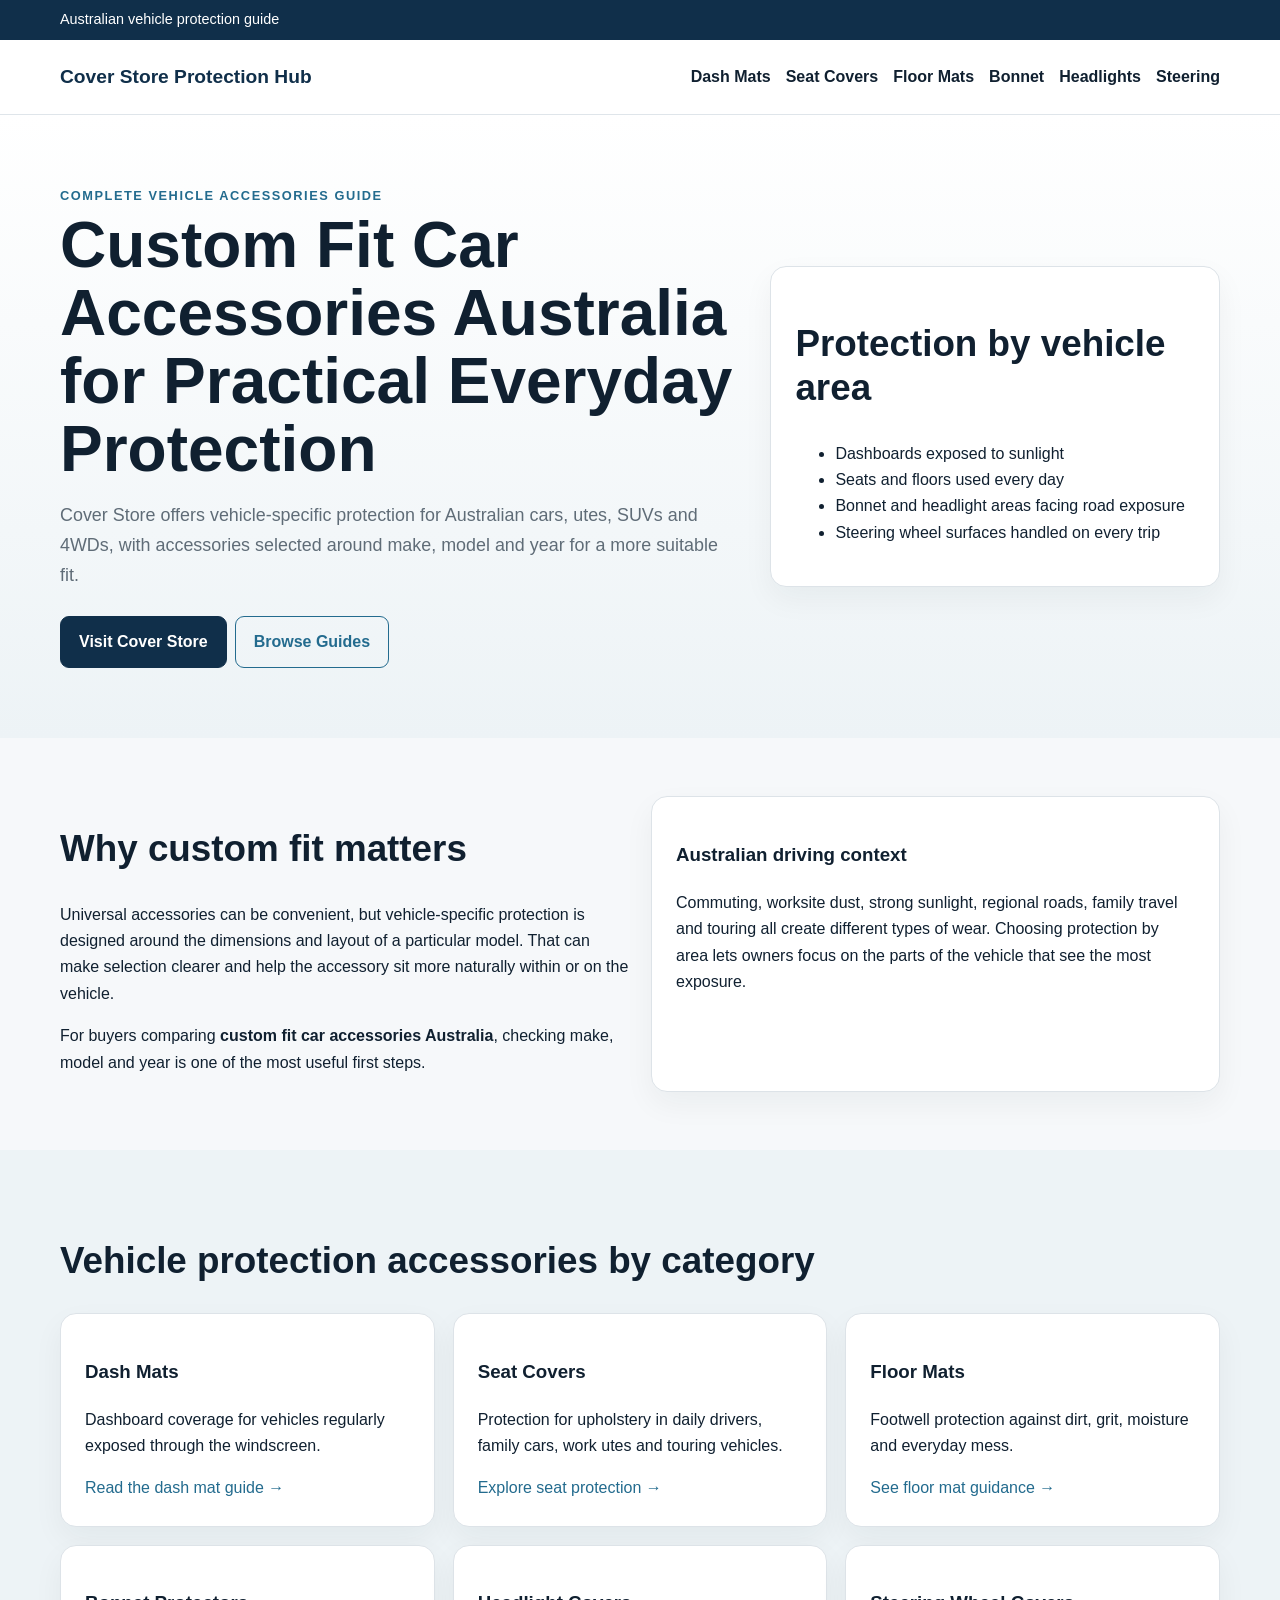
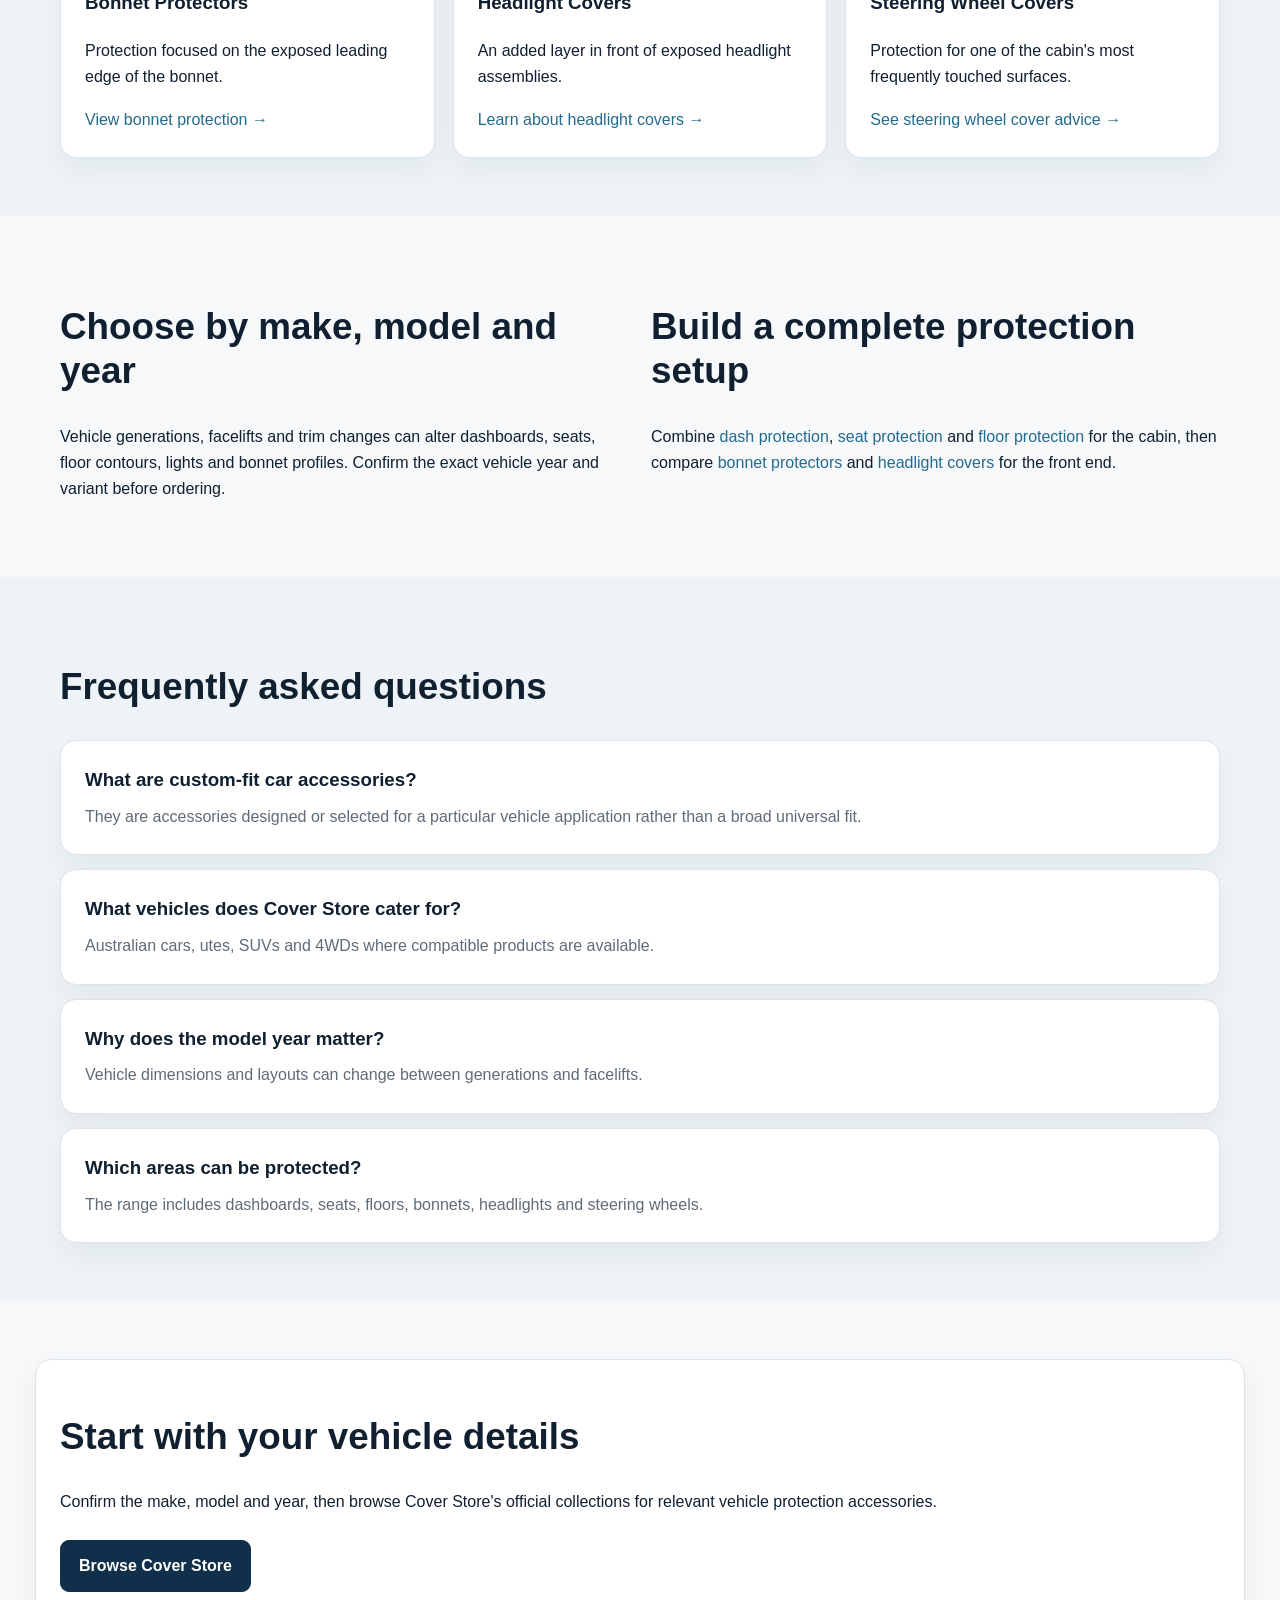
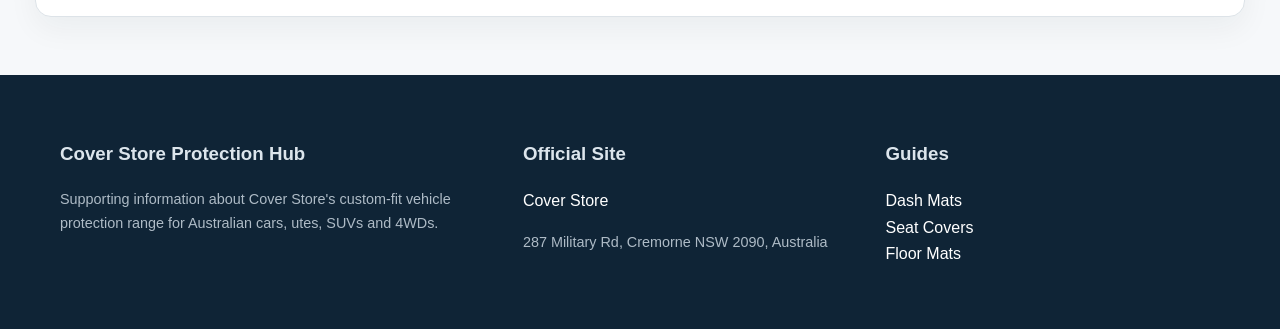
<file: index.html>
<!doctype html><html lang="en-AU"><head><meta charset="utf-8"><meta name="viewport" content="width=device-width,initial-scale=1"><title>Custom Fit Car Accessories Australia | Vehicle Protection Guide</title><meta name="description" content="Explore custom-fit car accessories in Australia for dashboards, seats, floors, bonnets, headlights and steering wheels, matched by vehicle make, model and year."><link rel="canonical" href="https://coverstore.github.io/Cover-Store/"><meta property="og:type" content="website"><meta property="og:title" content="Custom Fit Car Accessories Australia | Vehicle Protection Guide"><meta property="og:description" content="Explore custom-fit car accessories in Australia for dashboards, seats, floors, bonnets, headlights and steering wheels, matched by vehicle make, model and year."><meta property="og:url" content="https://coverstore.github.io/Cover-Store/"><link rel="stylesheet" href="style.css"><script type="application/ld+json">{"@context": "https://schema.org", "@graph": [{"@type": "Organization", "name": "Cover Store", "url": "https://coverstore.au/", "address": {"@type": "PostalAddress", "streetAddress": "287 Military Rd", "addressLocality": "Cremorne", "addressRegion": "NSW", "postalCode": "2090", "addressCountry": "AU"}}, {"@type": "WebSite", "name": "Cover Store Protection Hub", "url": "https://coverstore.github.io/Cover-Store/"}, {"@type": "WebPage", "name": "Custom Fit Car Accessories Australia | Vehicle Protection Guide", "url": "https://coverstore.github.io/Cover-Store/"}]}</script></head><body><div class="topbar"><div class="wrap">Australian vehicle protection guide</div></div>
<header class="header"><div class="wrap header-inner"><a class="logo" href="index.html">Cover Store Protection Hub</a><nav class="nav"><a href="dash-mats.html">Dash Mats</a><a href="seat-covers.html">Seat Covers</a><a href="floor-mats.html">Floor Mats</a><a href="bonnet-protectors.html">Bonnet</a><a href="headlight-covers.html">Headlights</a><a href="steering-wheel-covers.html">Steering</a></nav></div></header><main><section class="hero"><div class="wrap hero-grid"><div><div class="eyebrow">Complete Vehicle Accessories Guide</div><h1>Custom Fit Car Accessories Australia for Practical Everyday Protection</h1><p class="lead">Cover Store offers vehicle-specific protection for Australian cars, utes, SUVs and 4WDs, with accessories selected around make, model and year for a more suitable fit.</p><a class="btn primary" href="https://coverstore.au/">Visit Cover Store</a><a class="btn" href="#range">Browse Guides</a></div><aside class="panel"><h2>Protection by vehicle area</h2><ul><li>Dashboards exposed to sunlight</li><li>Seats and floors used every day</li><li>Bonnet and headlight areas facing road exposure</li><li>Steering wheel surfaces handled on every trip</li></ul></aside></div></section>
<section><div class="wrap grid-2"><div><h2>Why custom fit matters</h2><p>Universal accessories can be convenient, but vehicle-specific protection is designed around the dimensions and layout of a particular model. That can make selection clearer and help the accessory sit more naturally within or on the vehicle.</p><p>For buyers comparing <strong>custom fit car accessories Australia</strong>, checking make, model and year is one of the most useful first steps.</p></div><div class="panel"><h3>Australian driving context</h3><p>Commuting, worksite dust, strong sunlight, regional roads, family travel and touring all create different types of wear. Choosing protection by area lets owners focus on the parts of the vehicle that see the most exposure.</p></div></div></section>
<section id="range" class="alt"><div class="wrap"><h2>Vehicle protection accessories by category</h2><div class="grid-3">
<article class="card"><h3>Dash Mats</h3><p>Dashboard coverage for vehicles regularly exposed through the windscreen.</p><a href="dash-mats.html">Read the dash mat guide →</a></article>
<article class="card"><h3>Seat Covers</h3><p>Protection for upholstery in daily drivers, family cars, work utes and touring vehicles.</p><a href="seat-covers.html">Explore seat protection →</a></article>
<article class="card"><h3>Floor Mats</h3><p>Footwell protection against dirt, grit, moisture and everyday mess.</p><a href="floor-mats.html">See floor mat guidance →</a></article>
<article class="card"><h3>Bonnet Protectors</h3><p>Protection focused on the exposed leading edge of the bonnet.</p><a href="bonnet-protectors.html">View bonnet protection →</a></article>
<article class="card"><h3>Headlight Covers</h3><p>An added layer in front of exposed headlight assemblies.</p><a href="headlight-covers.html">Learn about headlight covers →</a></article>
<article class="card"><h3>Steering Wheel Covers</h3><p>Protection for one of the cabin's most frequently touched surfaces.</p><a href="steering-wheel-covers.html">See steering wheel cover advice →</a></article>
</div></div></section>
<section><div class="wrap grid-2"><div><h2>Choose by make, model and year</h2><p>Vehicle generations, facelifts and trim changes can alter dashboards, seats, floor contours, lights and bonnet profiles. Confirm the exact vehicle year and variant before ordering.</p></div><div><h2>Build a complete protection setup</h2><p>Combine <a href="dash-mats.html">dash protection</a>, <a href="seat-covers.html">seat protection</a> and <a href="floor-mats.html">floor protection</a> for the cabin, then compare <a href="bonnet-protectors.html">bonnet protectors</a> and <a href="headlight-covers.html">headlight covers</a> for the front end.</p></div></div></section>
<section class="alt"><div class="wrap"><h2>Frequently asked questions</h2><div class="faq"><div class="faq-item"><h3>What are custom-fit car accessories?</h3><p>They are accessories designed or selected for a particular vehicle application rather than a broad universal fit.</p></div><div class="faq-item"><h3>What vehicles does Cover Store cater for?</h3><p>Australian cars, utes, SUVs and 4WDs where compatible products are available.</p></div><div class="faq-item"><h3>Why does the model year matter?</h3><p>Vehicle dimensions and layouts can change between generations and facelifts.</p></div><div class="faq-item"><h3>Which areas can be protected?</h3><p>The range includes dashboards, seats, floors, bonnets, headlights and steering wheels.</p></div></div></div></section>
<section><div class="wrap cta"><h2>Start with your vehicle details</h2><p>Confirm the make, model and year, then browse Cover Store's official collections for relevant vehicle protection accessories.</p><a class="btn primary" href="https://coverstore.au/">Browse Cover Store</a></div></section></main><footer class="footer"><div class="wrap footer-grid"><div><h3>Cover Store Protection Hub</h3><p class="small">Supporting information about Cover Store's custom-fit vehicle protection range for Australian cars, utes, SUVs and 4WDs.</p></div><div><h3>Official Site</h3><p><a href="https://coverstore.au/">Cover Store</a></p><p class="small">287 Military Rd, Cremorne NSW 2090, Australia</p></div><div><h3>Guides</h3><p><a href="dash-mats.html">Dash Mats</a><br><a href="seat-covers.html">Seat Covers</a><br><a href="floor-mats.html">Floor Mats</a></p></div></div></footer></body></html>
</file>
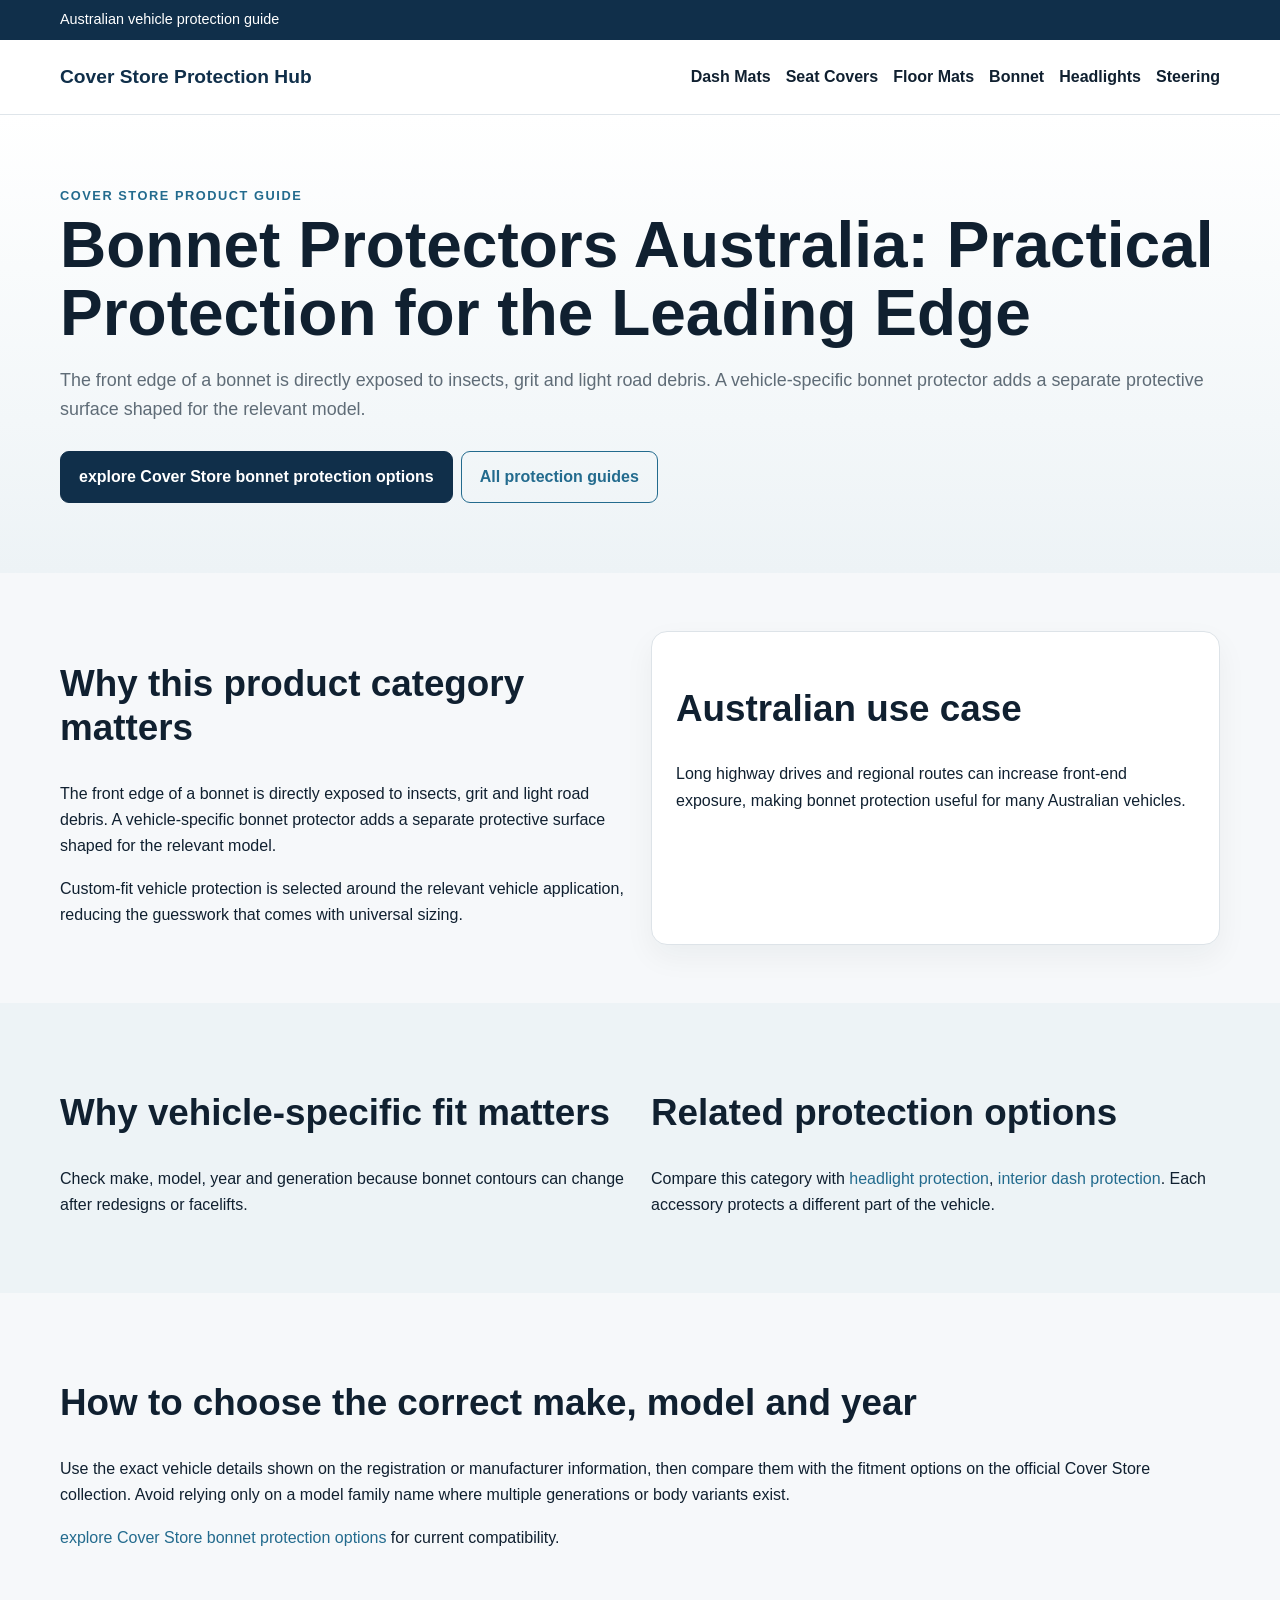
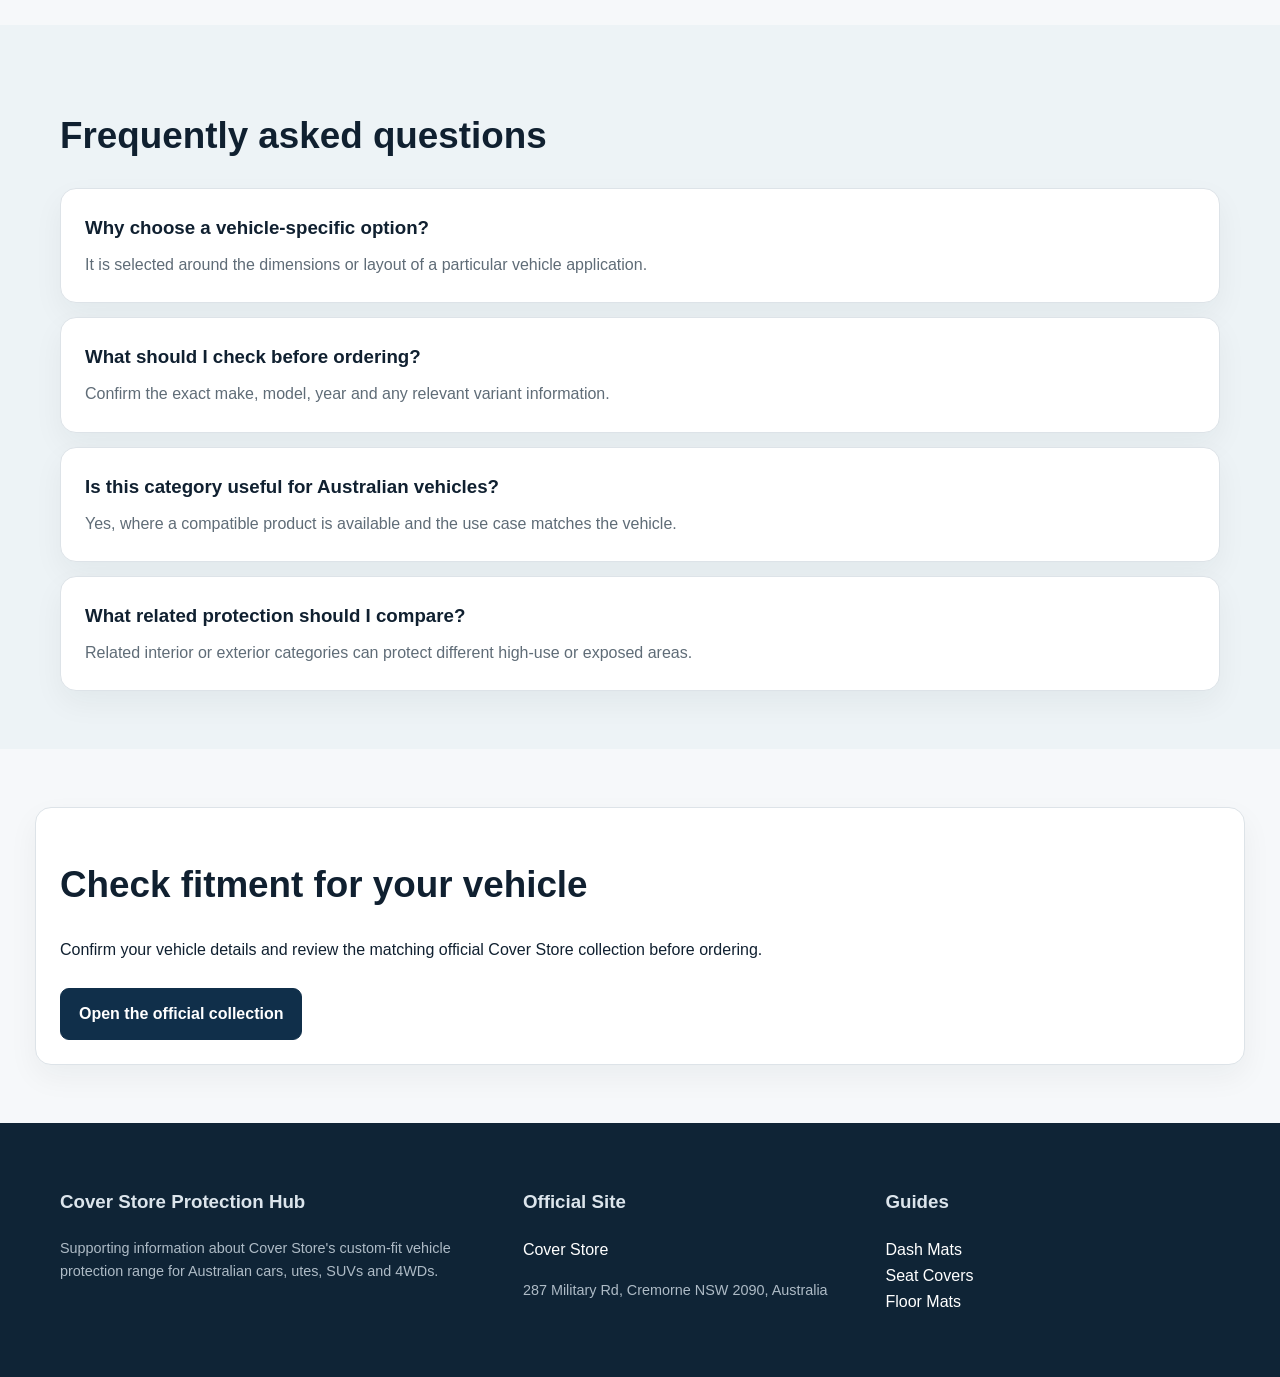
<file: bonnet-protectors.html>
<!doctype html><html lang="en-AU"><head><meta charset="utf-8"><meta name="viewport" content="width=device-width,initial-scale=1"><title>Bonnet Protectors Australia | Front-End Protection Guide</title><meta name="description" content="Learn how custom-fit bonnet protectors can help shield exposed bonnet edges on Australian cars, utes, SUVs and 4WDs."><link rel="canonical" href="https://coverstore.github.io/Cover-Store/bonnet-protectors.html"><meta property="og:type" content="website"><meta property="og:title" content="Bonnet Protectors Australia | Front-End Protection Guide"><meta property="og:description" content="Learn how custom-fit bonnet protectors can help shield exposed bonnet edges on Australian cars, utes, SUVs and 4WDs."><meta property="og:url" content="https://coverstore.github.io/Cover-Store/bonnet-protectors.html"><link rel="stylesheet" href="style.css"><script type="application/ld+json">{"@context": "https://schema.org", "@graph": [{"@type": "WebPage", "name": "Bonnet Protectors Australia | Front-End Protection Guide", "url": "https://coverstore.github.io/Cover-Store/bonnet-protectors.html"}, {"@type": "FAQPage", "mainEntity": [{"@type": "Question", "name": "Why choose a vehicle-specific option?", "acceptedAnswer": {"@type": "Answer", "text": "It is selected around the dimensions or layout of a particular vehicle application."}}, {"@type": "Question", "name": "What should I check before ordering?", "acceptedAnswer": {"@type": "Answer", "text": "Confirm the exact make, model, year and any relevant variant information."}}, {"@type": "Question", "name": "Is this category useful for Australian vehicles?", "acceptedAnswer": {"@type": "Answer", "text": "Yes, where a compatible product is available and the use case matches the vehicle."}}, {"@type": "Question", "name": "What related protection should I compare?", "acceptedAnswer": {"@type": "Answer", "text": "Related interior or exterior categories can protect different high-use or exposed areas."}}]}]}</script></head><body><div class="topbar"><div class="wrap">Australian vehicle protection guide</div></div>
<header class="header"><div class="wrap header-inner"><a class="logo" href="index.html">Cover Store Protection Hub</a><nav class="nav"><a href="dash-mats.html">Dash Mats</a><a href="seat-covers.html">Seat Covers</a><a href="floor-mats.html">Floor Mats</a><a href="bonnet-protectors.html">Bonnet</a><a href="headlight-covers.html">Headlights</a><a href="steering-wheel-covers.html">Steering</a></nav></div></header><main><section class="hero"><div class="wrap"><div class="eyebrow">Cover Store Product Guide</div><h1>Bonnet Protectors Australia: Practical Protection for the Leading Edge</h1><p class="lead">The front edge of a bonnet is directly exposed to insects, grit and light road debris. A vehicle-specific bonnet protector adds a separate protective surface shaped for the relevant model.</p><a class="btn primary" href="https://coverstore.au/collections/Bonnet-Protectors">explore Cover Store bonnet protection options</a><a class="btn" href="index.html">All protection guides</a></div></section>
<section><div class="wrap grid-2"><div><h2>Why this product category matters</h2><p>The front edge of a bonnet is directly exposed to insects, grit and light road debris. A vehicle-specific bonnet protector adds a separate protective surface shaped for the relevant model.</p><p>Custom-fit vehicle protection is selected around the relevant vehicle application, reducing the guesswork that comes with universal sizing.</p></div><div class="panel"><h2>Australian use case</h2><p>Long highway drives and regional routes can increase front-end exposure, making bonnet protection useful for many Australian vehicles.</p></div></div></section>
<section class="alt"><div class="wrap grid-2"><div><h2>Why vehicle-specific fit matters</h2><p>Check make, model, year and generation because bonnet contours can change after redesigns or facelifts.</p></div><div><h2>Related protection options</h2><p>Compare this category with <a href="headlight-covers.html">headlight protection</a>, <a href="dash-mats.html">interior dash protection</a>. Each accessory protects a different part of the vehicle.</p></div></div></section>
<section><div class="wrap"><h2>How to choose the correct make, model and year</h2><p>Use the exact vehicle details shown on the registration or manufacturer information, then compare them with the fitment options on the official Cover Store collection. Avoid relying only on a model family name where multiple generations or body variants exist.</p><p><a href="https://coverstore.au/collections/Bonnet-Protectors">explore Cover Store bonnet protection options</a> for current compatibility.</p></div></section>
<section class="alt"><div class="wrap"><h2>Frequently asked questions</h2><div class="faq"><div class="faq-item"><h3>Why choose a vehicle-specific option?</h3><p>It is selected around the dimensions or layout of a particular vehicle application.</p></div><div class="faq-item"><h3>What should I check before ordering?</h3><p>Confirm the exact make, model, year and any relevant variant information.</p></div><div class="faq-item"><h3>Is this category useful for Australian vehicles?</h3><p>Yes, where a compatible product is available and the use case matches the vehicle.</p></div><div class="faq-item"><h3>What related protection should I compare?</h3><p>Related interior or exterior categories can protect different high-use or exposed areas.</p></div></div></div></section>
<section><div class="wrap cta"><h2>Check fitment for your vehicle</h2><p>Confirm your vehicle details and review the matching official Cover Store collection before ordering.</p><a class="btn primary" href="https://coverstore.au/collections/Bonnet-Protectors">Open the official collection</a></div></section></main><footer class="footer"><div class="wrap footer-grid"><div><h3>Cover Store Protection Hub</h3><p class="small">Supporting information about Cover Store's custom-fit vehicle protection range for Australian cars, utes, SUVs and 4WDs.</p></div><div><h3>Official Site</h3><p><a href="https://coverstore.au/">Cover Store</a></p><p class="small">287 Military Rd, Cremorne NSW 2090, Australia</p></div><div><h3>Guides</h3><p><a href="dash-mats.html">Dash Mats</a><br><a href="seat-covers.html">Seat Covers</a><br><a href="floor-mats.html">Floor Mats</a></p></div></div></footer></body></html>
</file>
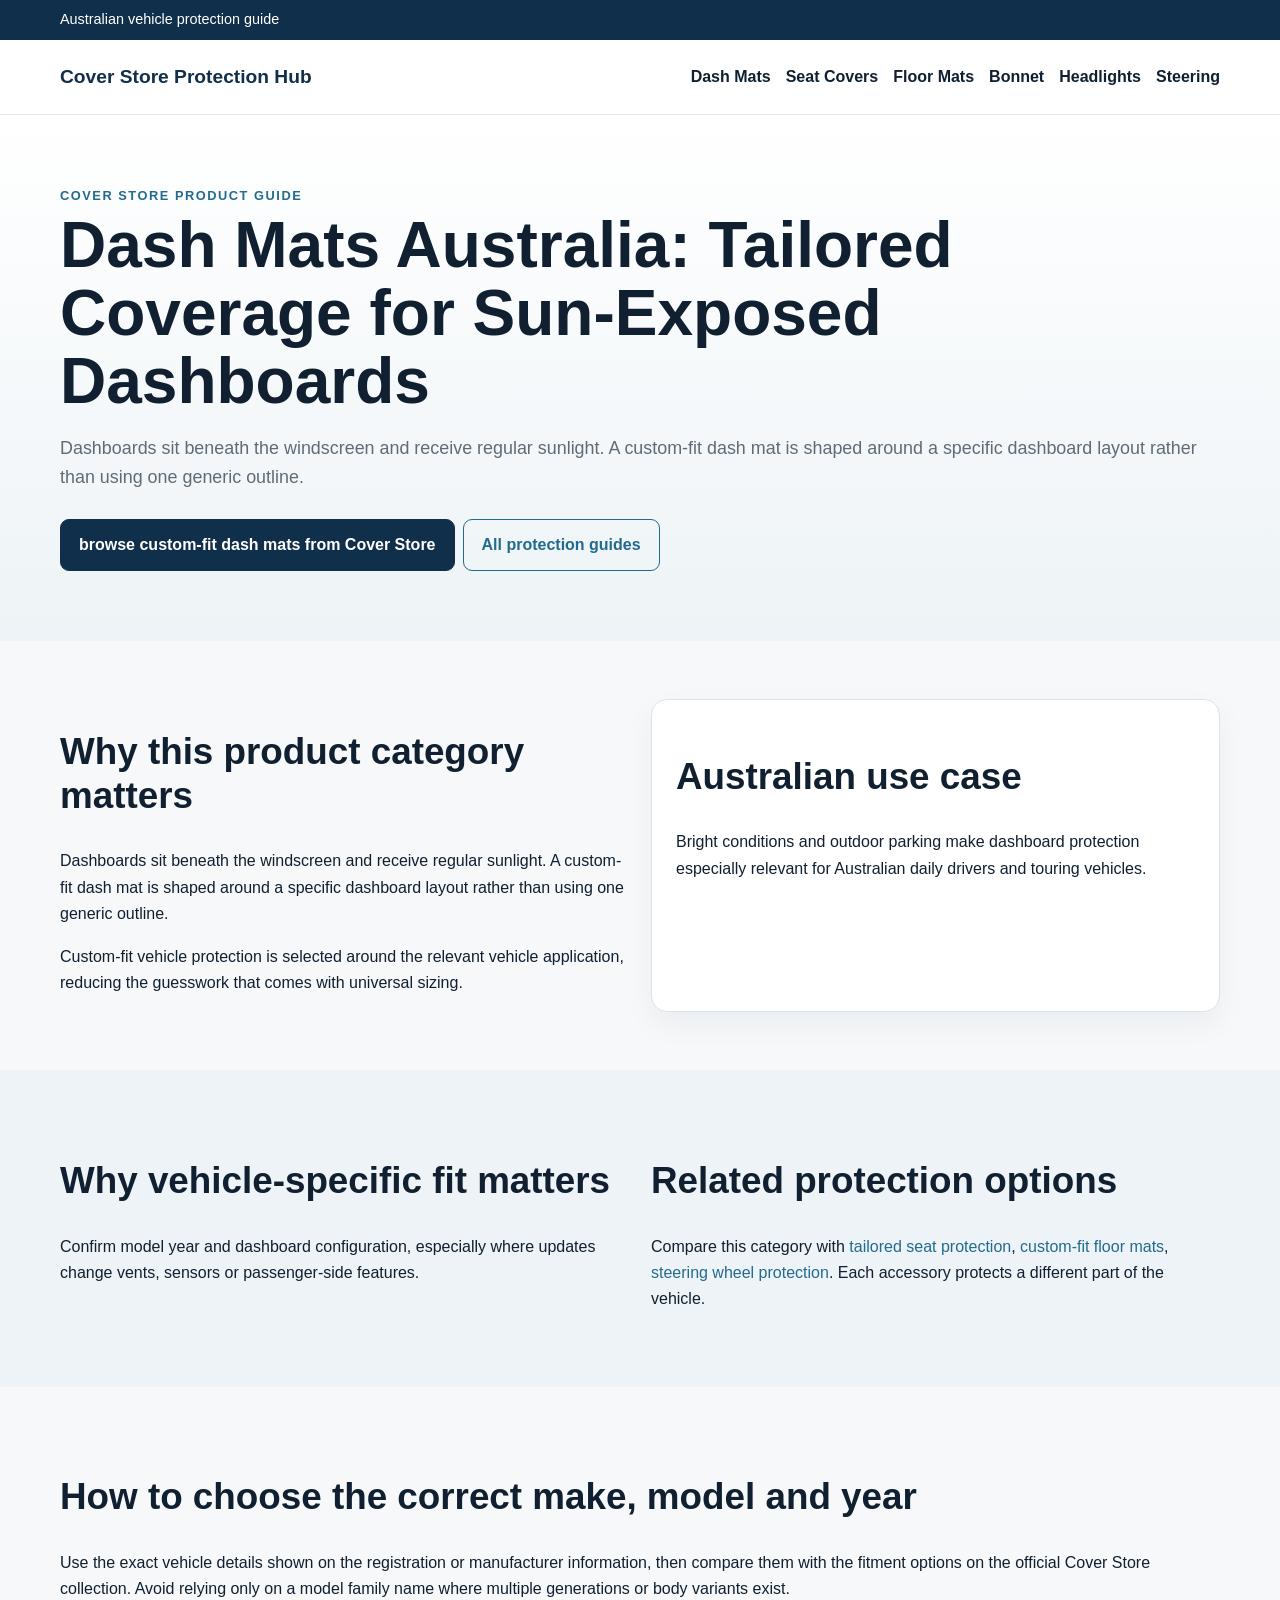
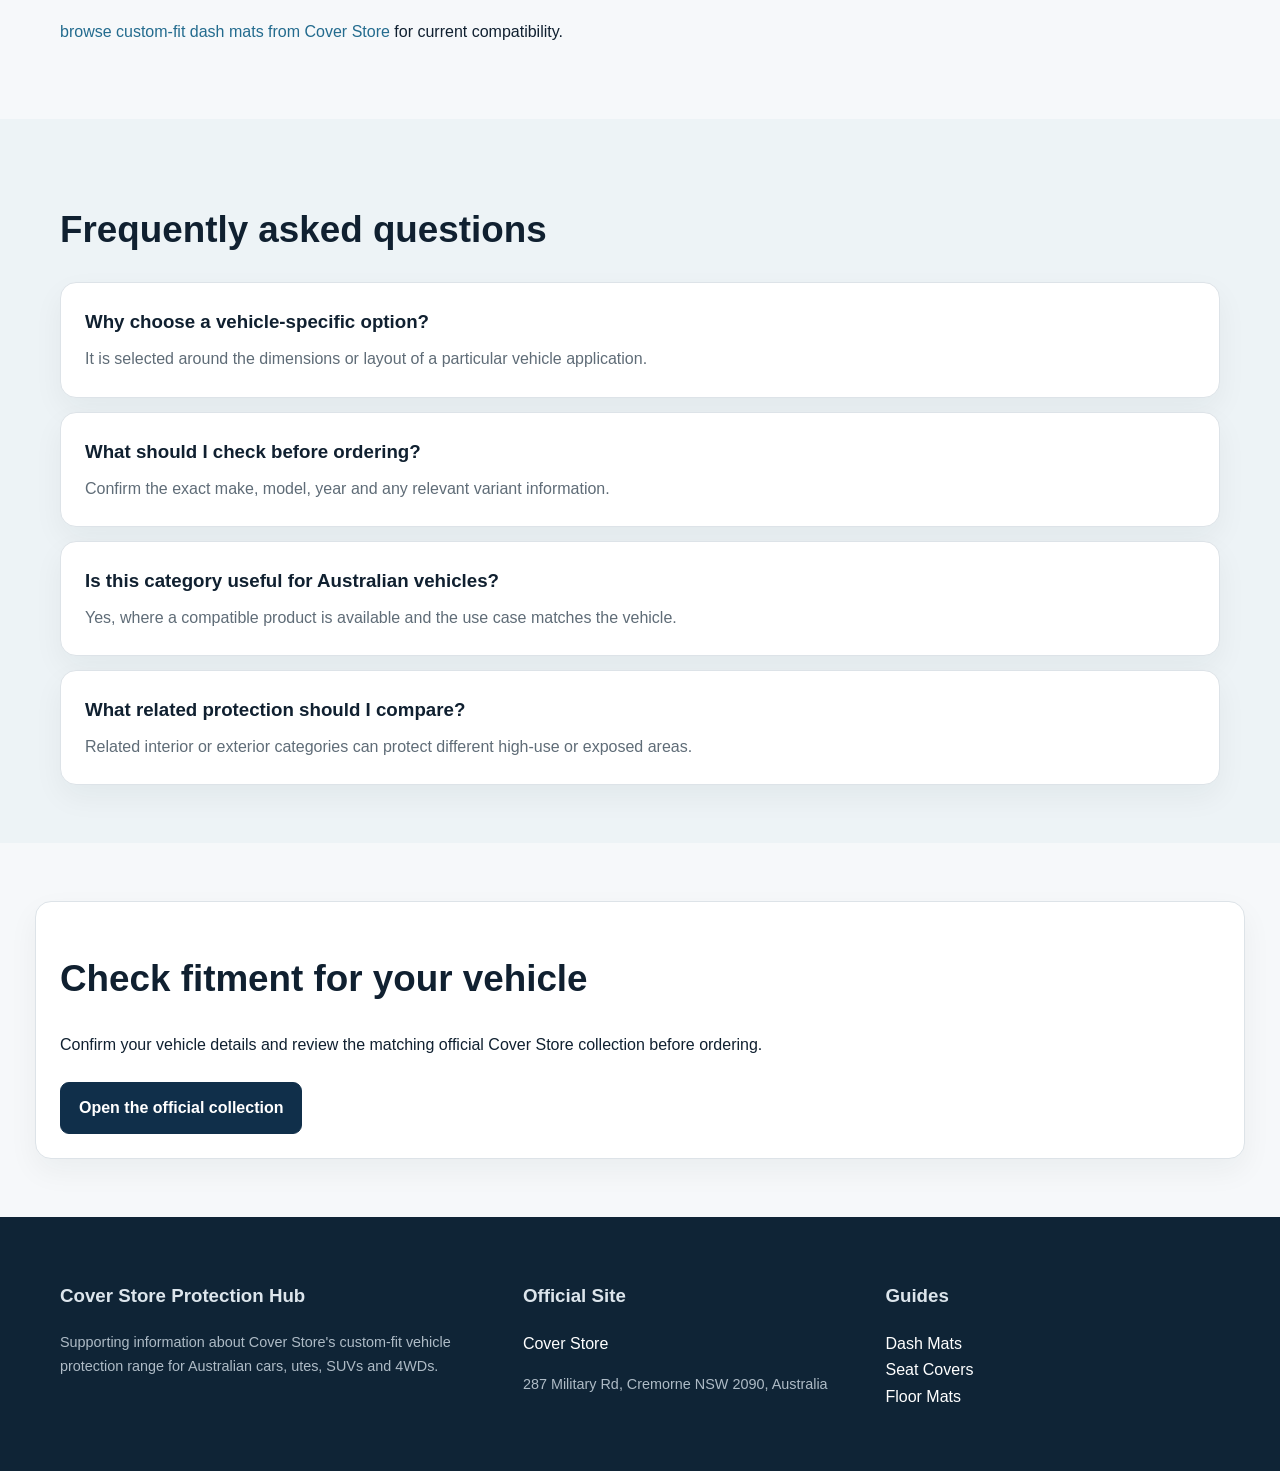
<file: dash-mats.html>
<!doctype html><html lang="en-AU"><head><meta charset="utf-8"><meta name="viewport" content="width=device-width,initial-scale=1"><title>Dash Mats Australia | Custom-Fit Dashboard Protection Guide</title><meta name="description" content="Discover custom-fit dash mats for Australian vehicles and learn what to check for accurate dashboard fitment."><link rel="canonical" href="https://coverstore.github.io/Cover-Store/dash-mats.html"><meta property="og:type" content="website"><meta property="og:title" content="Dash Mats Australia | Custom-Fit Dashboard Protection Guide"><meta property="og:description" content="Discover custom-fit dash mats for Australian vehicles and learn what to check for accurate dashboard fitment."><meta property="og:url" content="https://coverstore.github.io/Cover-Store/dash-mats.html"><link rel="stylesheet" href="style.css"><script type="application/ld+json">{"@context": "https://schema.org", "@graph": [{"@type": "WebPage", "name": "Dash Mats Australia | Custom-Fit Dashboard Protection Guide", "url": "https://coverstore.github.io/Cover-Store/dash-mats.html"}, {"@type": "FAQPage", "mainEntity": [{"@type": "Question", "name": "Why choose a vehicle-specific option?", "acceptedAnswer": {"@type": "Answer", "text": "It is selected around the dimensions or layout of a particular vehicle application."}}, {"@type": "Question", "name": "What should I check before ordering?", "acceptedAnswer": {"@type": "Answer", "text": "Confirm the exact make, model, year and any relevant variant information."}}, {"@type": "Question", "name": "Is this category useful for Australian vehicles?", "acceptedAnswer": {"@type": "Answer", "text": "Yes, where a compatible product is available and the use case matches the vehicle."}}, {"@type": "Question", "name": "What related protection should I compare?", "acceptedAnswer": {"@type": "Answer", "text": "Related interior or exterior categories can protect different high-use or exposed areas."}}]}]}</script></head><body><div class="topbar"><div class="wrap">Australian vehicle protection guide</div></div>
<header class="header"><div class="wrap header-inner"><a class="logo" href="index.html">Cover Store Protection Hub</a><nav class="nav"><a href="dash-mats.html">Dash Mats</a><a href="seat-covers.html">Seat Covers</a><a href="floor-mats.html">Floor Mats</a><a href="bonnet-protectors.html">Bonnet</a><a href="headlight-covers.html">Headlights</a><a href="steering-wheel-covers.html">Steering</a></nav></div></header><main><section class="hero"><div class="wrap"><div class="eyebrow">Cover Store Product Guide</div><h1>Dash Mats Australia: Tailored Coverage for Sun-Exposed Dashboards</h1><p class="lead">Dashboards sit beneath the windscreen and receive regular sunlight. A custom-fit dash mat is shaped around a specific dashboard layout rather than using one generic outline.</p><a class="btn primary" href="https://coverstore.au/collections/dash-mats">browse custom-fit dash mats from Cover Store</a><a class="btn" href="index.html">All protection guides</a></div></section>
<section><div class="wrap grid-2"><div><h2>Why this product category matters</h2><p>Dashboards sit beneath the windscreen and receive regular sunlight. A custom-fit dash mat is shaped around a specific dashboard layout rather than using one generic outline.</p><p>Custom-fit vehicle protection is selected around the relevant vehicle application, reducing the guesswork that comes with universal sizing.</p></div><div class="panel"><h2>Australian use case</h2><p>Bright conditions and outdoor parking make dashboard protection especially relevant for Australian daily drivers and touring vehicles.</p></div></div></section>
<section class="alt"><div class="wrap grid-2"><div><h2>Why vehicle-specific fit matters</h2><p>Confirm model year and dashboard configuration, especially where updates change vents, sensors or passenger-side features.</p></div><div><h2>Related protection options</h2><p>Compare this category with <a href="seat-covers.html">tailored seat protection</a>, <a href="floor-mats.html">custom-fit floor mats</a>, <a href="steering-wheel-covers.html">steering wheel protection</a>. Each accessory protects a different part of the vehicle.</p></div></div></section>
<section><div class="wrap"><h2>How to choose the correct make, model and year</h2><p>Use the exact vehicle details shown on the registration or manufacturer information, then compare them with the fitment options on the official Cover Store collection. Avoid relying only on a model family name where multiple generations or body variants exist.</p><p><a href="https://coverstore.au/collections/dash-mats">browse custom-fit dash mats from Cover Store</a> for current compatibility.</p></div></section>
<section class="alt"><div class="wrap"><h2>Frequently asked questions</h2><div class="faq"><div class="faq-item"><h3>Why choose a vehicle-specific option?</h3><p>It is selected around the dimensions or layout of a particular vehicle application.</p></div><div class="faq-item"><h3>What should I check before ordering?</h3><p>Confirm the exact make, model, year and any relevant variant information.</p></div><div class="faq-item"><h3>Is this category useful for Australian vehicles?</h3><p>Yes, where a compatible product is available and the use case matches the vehicle.</p></div><div class="faq-item"><h3>What related protection should I compare?</h3><p>Related interior or exterior categories can protect different high-use or exposed areas.</p></div></div></div></section>
<section><div class="wrap cta"><h2>Check fitment for your vehicle</h2><p>Confirm your vehicle details and review the matching official Cover Store collection before ordering.</p><a class="btn primary" href="https://coverstore.au/collections/dash-mats">Open the official collection</a></div></section></main><footer class="footer"><div class="wrap footer-grid"><div><h3>Cover Store Protection Hub</h3><p class="small">Supporting information about Cover Store's custom-fit vehicle protection range for Australian cars, utes, SUVs and 4WDs.</p></div><div><h3>Official Site</h3><p><a href="https://coverstore.au/">Cover Store</a></p><p class="small">287 Military Rd, Cremorne NSW 2090, Australia</p></div><div><h3>Guides</h3><p><a href="dash-mats.html">Dash Mats</a><br><a href="seat-covers.html">Seat Covers</a><br><a href="floor-mats.html">Floor Mats</a></p></div></div></footer></body></html>
</file>
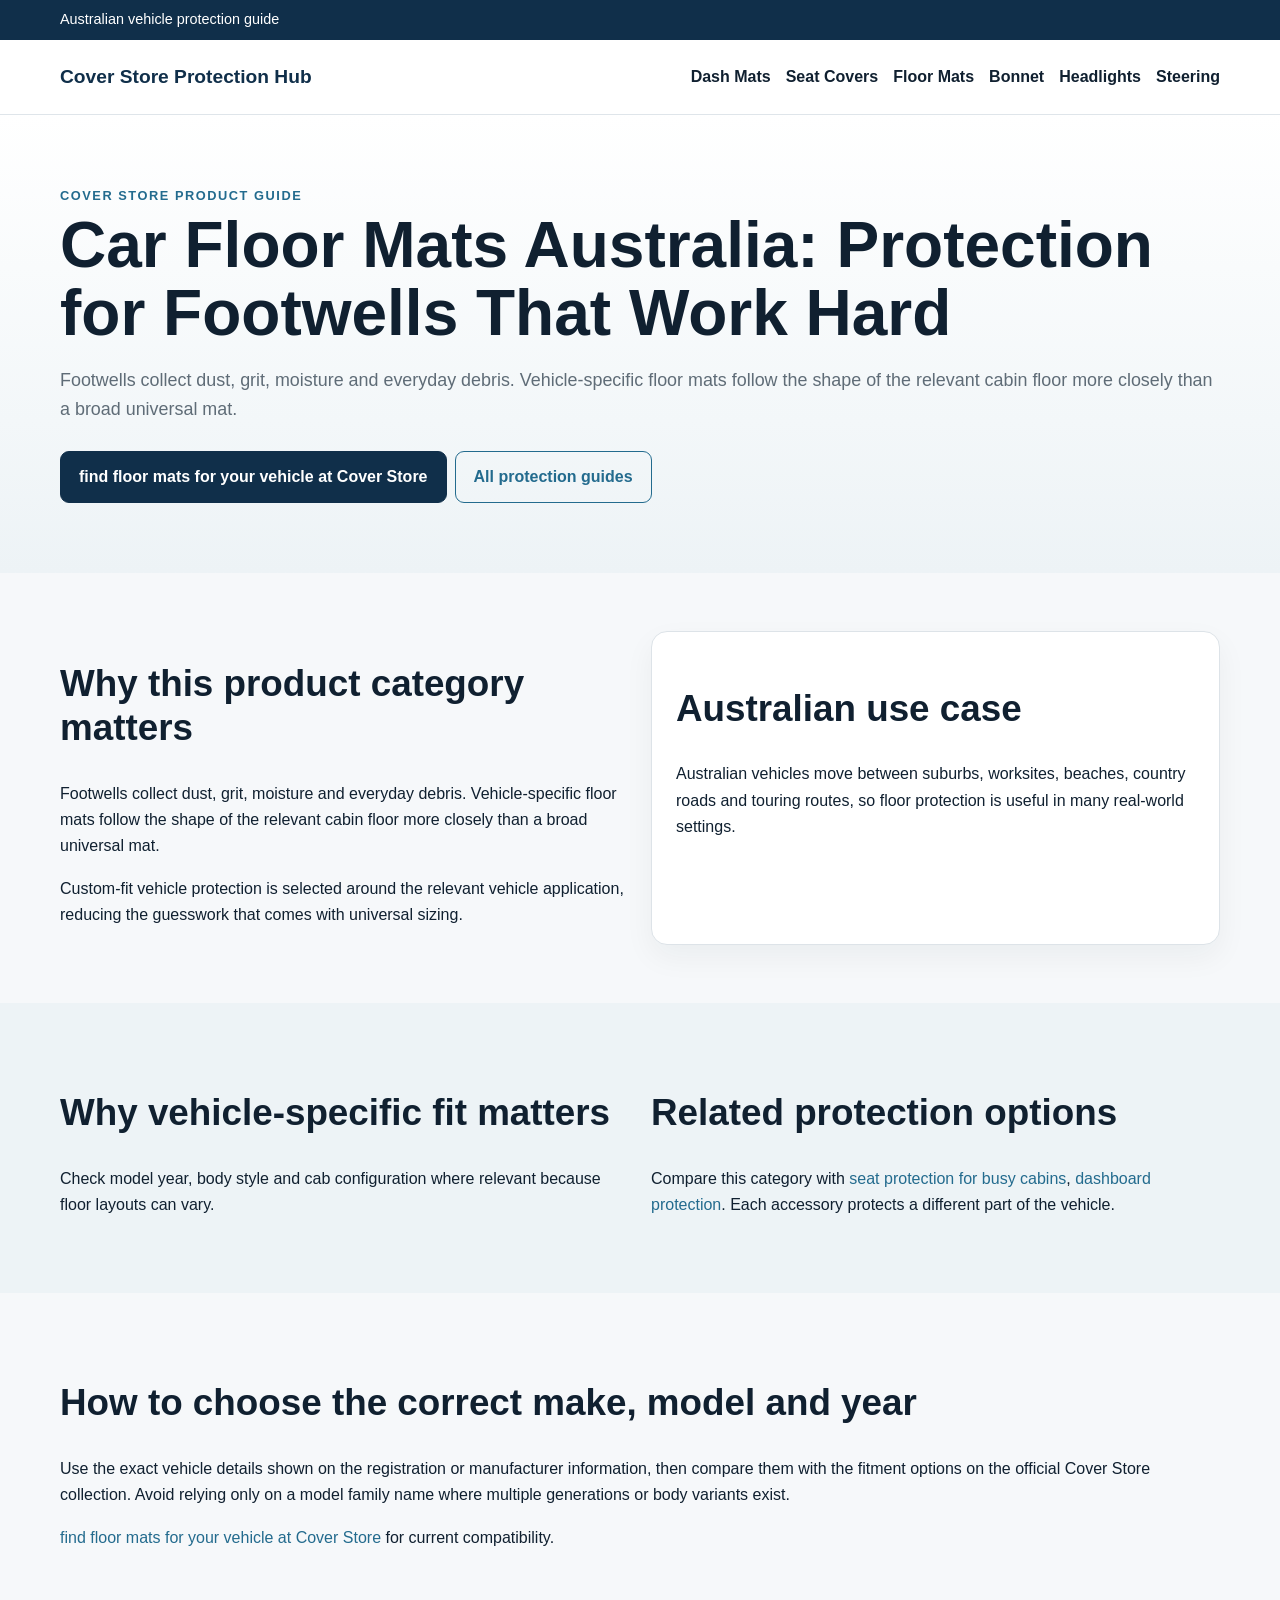
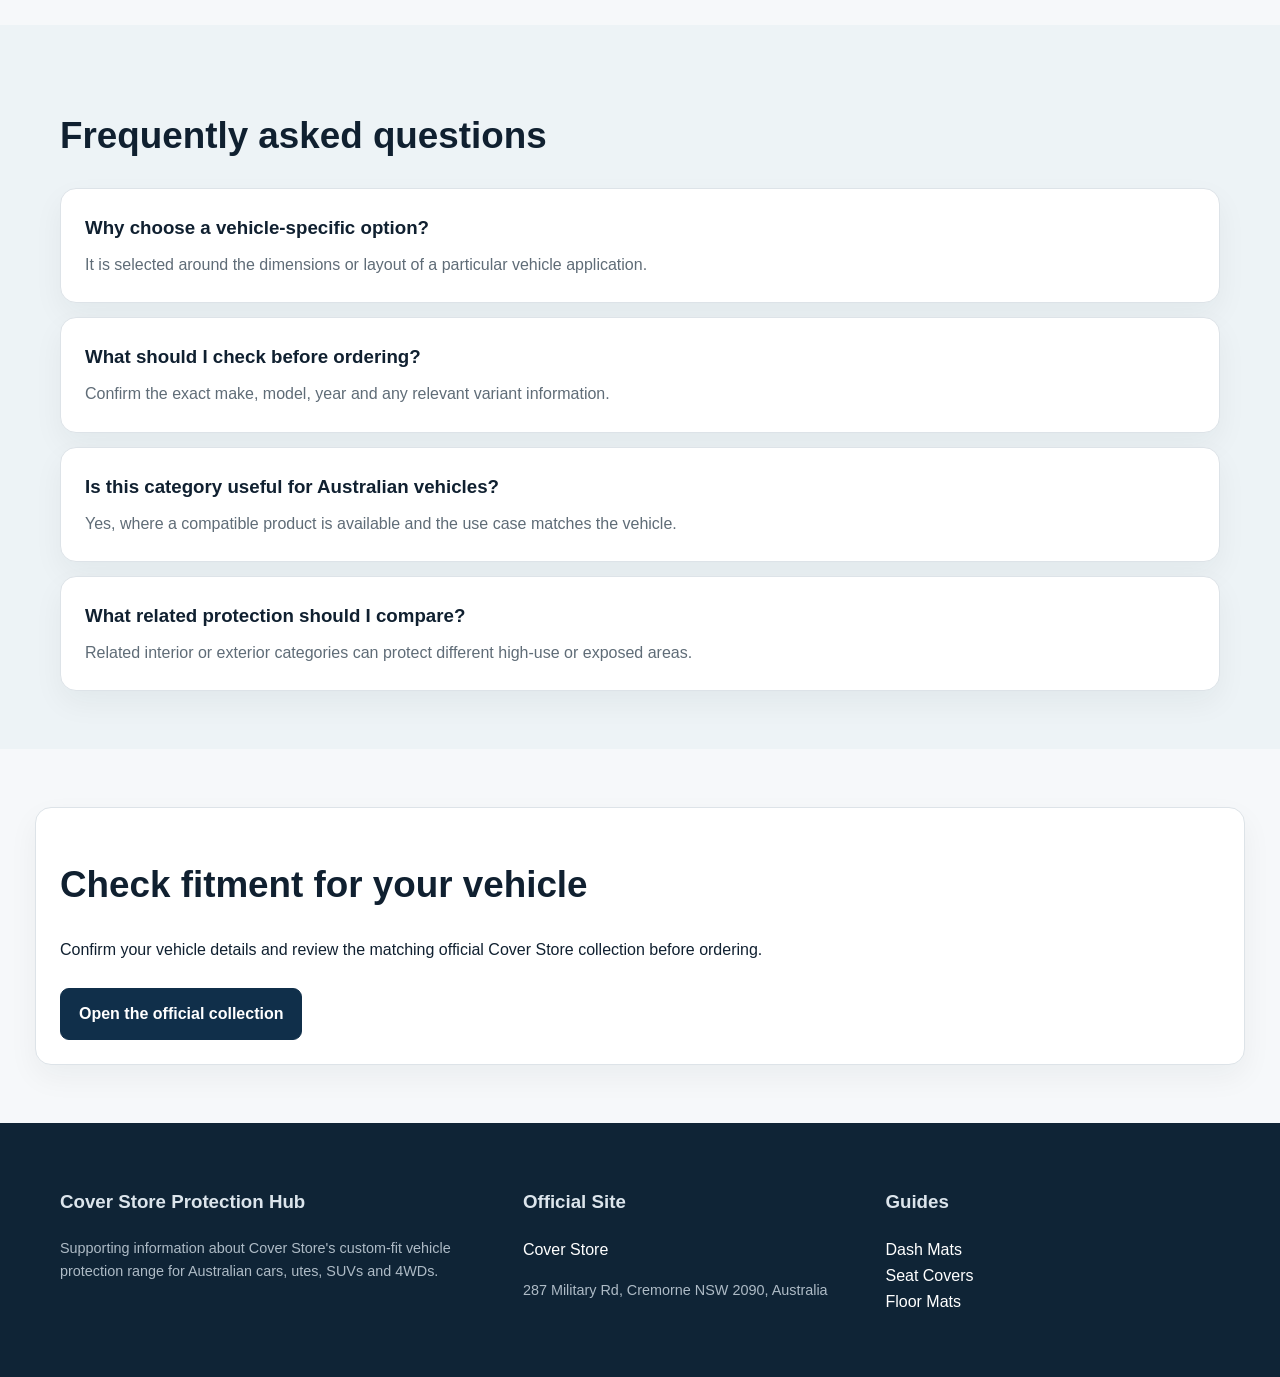
<file: floor-mats.html>
<!doctype html><html lang="en-AU"><head><meta charset="utf-8"><meta name="viewport" content="width=device-width,initial-scale=1"><title>Car Floor Mats Australia | Custom-Fit Footwell Protection Guide</title><meta name="description" content="Explore custom-fit car floor mats in Australia for cars, work utes, SUVs and 4WDs, with fitment and buying guidance."><link rel="canonical" href="https://coverstore.github.io/Cover-Store/floor-mats.html"><meta property="og:type" content="website"><meta property="og:title" content="Car Floor Mats Australia | Custom-Fit Footwell Protection Guide"><meta property="og:description" content="Explore custom-fit car floor mats in Australia for cars, work utes, SUVs and 4WDs, with fitment and buying guidance."><meta property="og:url" content="https://coverstore.github.io/Cover-Store/floor-mats.html"><link rel="stylesheet" href="style.css"><script type="application/ld+json">{"@context": "https://schema.org", "@graph": [{"@type": "WebPage", "name": "Car Floor Mats Australia | Custom-Fit Footwell Protection Guide", "url": "https://coverstore.github.io/Cover-Store/floor-mats.html"}, {"@type": "FAQPage", "mainEntity": [{"@type": "Question", "name": "Why choose a vehicle-specific option?", "acceptedAnswer": {"@type": "Answer", "text": "It is selected around the dimensions or layout of a particular vehicle application."}}, {"@type": "Question", "name": "What should I check before ordering?", "acceptedAnswer": {"@type": "Answer", "text": "Confirm the exact make, model, year and any relevant variant information."}}, {"@type": "Question", "name": "Is this category useful for Australian vehicles?", "acceptedAnswer": {"@type": "Answer", "text": "Yes, where a compatible product is available and the use case matches the vehicle."}}, {"@type": "Question", "name": "What related protection should I compare?", "acceptedAnswer": {"@type": "Answer", "text": "Related interior or exterior categories can protect different high-use or exposed areas."}}]}]}</script></head><body><div class="topbar"><div class="wrap">Australian vehicle protection guide</div></div>
<header class="header"><div class="wrap header-inner"><a class="logo" href="index.html">Cover Store Protection Hub</a><nav class="nav"><a href="dash-mats.html">Dash Mats</a><a href="seat-covers.html">Seat Covers</a><a href="floor-mats.html">Floor Mats</a><a href="bonnet-protectors.html">Bonnet</a><a href="headlight-covers.html">Headlights</a><a href="steering-wheel-covers.html">Steering</a></nav></div></header><main><section class="hero"><div class="wrap"><div class="eyebrow">Cover Store Product Guide</div><h1>Car Floor Mats Australia: Protection for Footwells That Work Hard</h1><p class="lead">Footwells collect dust, grit, moisture and everyday debris. Vehicle-specific floor mats follow the shape of the relevant cabin floor more closely than a broad universal mat.</p><a class="btn primary" href="https://coverstore.au/collections/Floor-Mats">find floor mats for your vehicle at Cover Store</a><a class="btn" href="index.html">All protection guides</a></div></section>
<section><div class="wrap grid-2"><div><h2>Why this product category matters</h2><p>Footwells collect dust, grit, moisture and everyday debris. Vehicle-specific floor mats follow the shape of the relevant cabin floor more closely than a broad universal mat.</p><p>Custom-fit vehicle protection is selected around the relevant vehicle application, reducing the guesswork that comes with universal sizing.</p></div><div class="panel"><h2>Australian use case</h2><p>Australian vehicles move between suburbs, worksites, beaches, country roads and touring routes, so floor protection is useful in many real-world settings.</p></div></div></section>
<section class="alt"><div class="wrap grid-2"><div><h2>Why vehicle-specific fit matters</h2><p>Check model year, body style and cab configuration where relevant because floor layouts can vary.</p></div><div><h2>Related protection options</h2><p>Compare this category with <a href="seat-covers.html">seat protection for busy cabins</a>, <a href="dash-mats.html">dashboard protection</a>. Each accessory protects a different part of the vehicle.</p></div></div></section>
<section><div class="wrap"><h2>How to choose the correct make, model and year</h2><p>Use the exact vehicle details shown on the registration or manufacturer information, then compare them with the fitment options on the official Cover Store collection. Avoid relying only on a model family name where multiple generations or body variants exist.</p><p><a href="https://coverstore.au/collections/Floor-Mats">find floor mats for your vehicle at Cover Store</a> for current compatibility.</p></div></section>
<section class="alt"><div class="wrap"><h2>Frequently asked questions</h2><div class="faq"><div class="faq-item"><h3>Why choose a vehicle-specific option?</h3><p>It is selected around the dimensions or layout of a particular vehicle application.</p></div><div class="faq-item"><h3>What should I check before ordering?</h3><p>Confirm the exact make, model, year and any relevant variant information.</p></div><div class="faq-item"><h3>Is this category useful for Australian vehicles?</h3><p>Yes, where a compatible product is available and the use case matches the vehicle.</p></div><div class="faq-item"><h3>What related protection should I compare?</h3><p>Related interior or exterior categories can protect different high-use or exposed areas.</p></div></div></div></section>
<section><div class="wrap cta"><h2>Check fitment for your vehicle</h2><p>Confirm your vehicle details and review the matching official Cover Store collection before ordering.</p><a class="btn primary" href="https://coverstore.au/collections/Floor-Mats">Open the official collection</a></div></section></main><footer class="footer"><div class="wrap footer-grid"><div><h3>Cover Store Protection Hub</h3><p class="small">Supporting information about Cover Store's custom-fit vehicle protection range for Australian cars, utes, SUVs and 4WDs.</p></div><div><h3>Official Site</h3><p><a href="https://coverstore.au/">Cover Store</a></p><p class="small">287 Military Rd, Cremorne NSW 2090, Australia</p></div><div><h3>Guides</h3><p><a href="dash-mats.html">Dash Mats</a><br><a href="seat-covers.html">Seat Covers</a><br><a href="floor-mats.html">Floor Mats</a></p></div></div></footer></body></html>
</file>
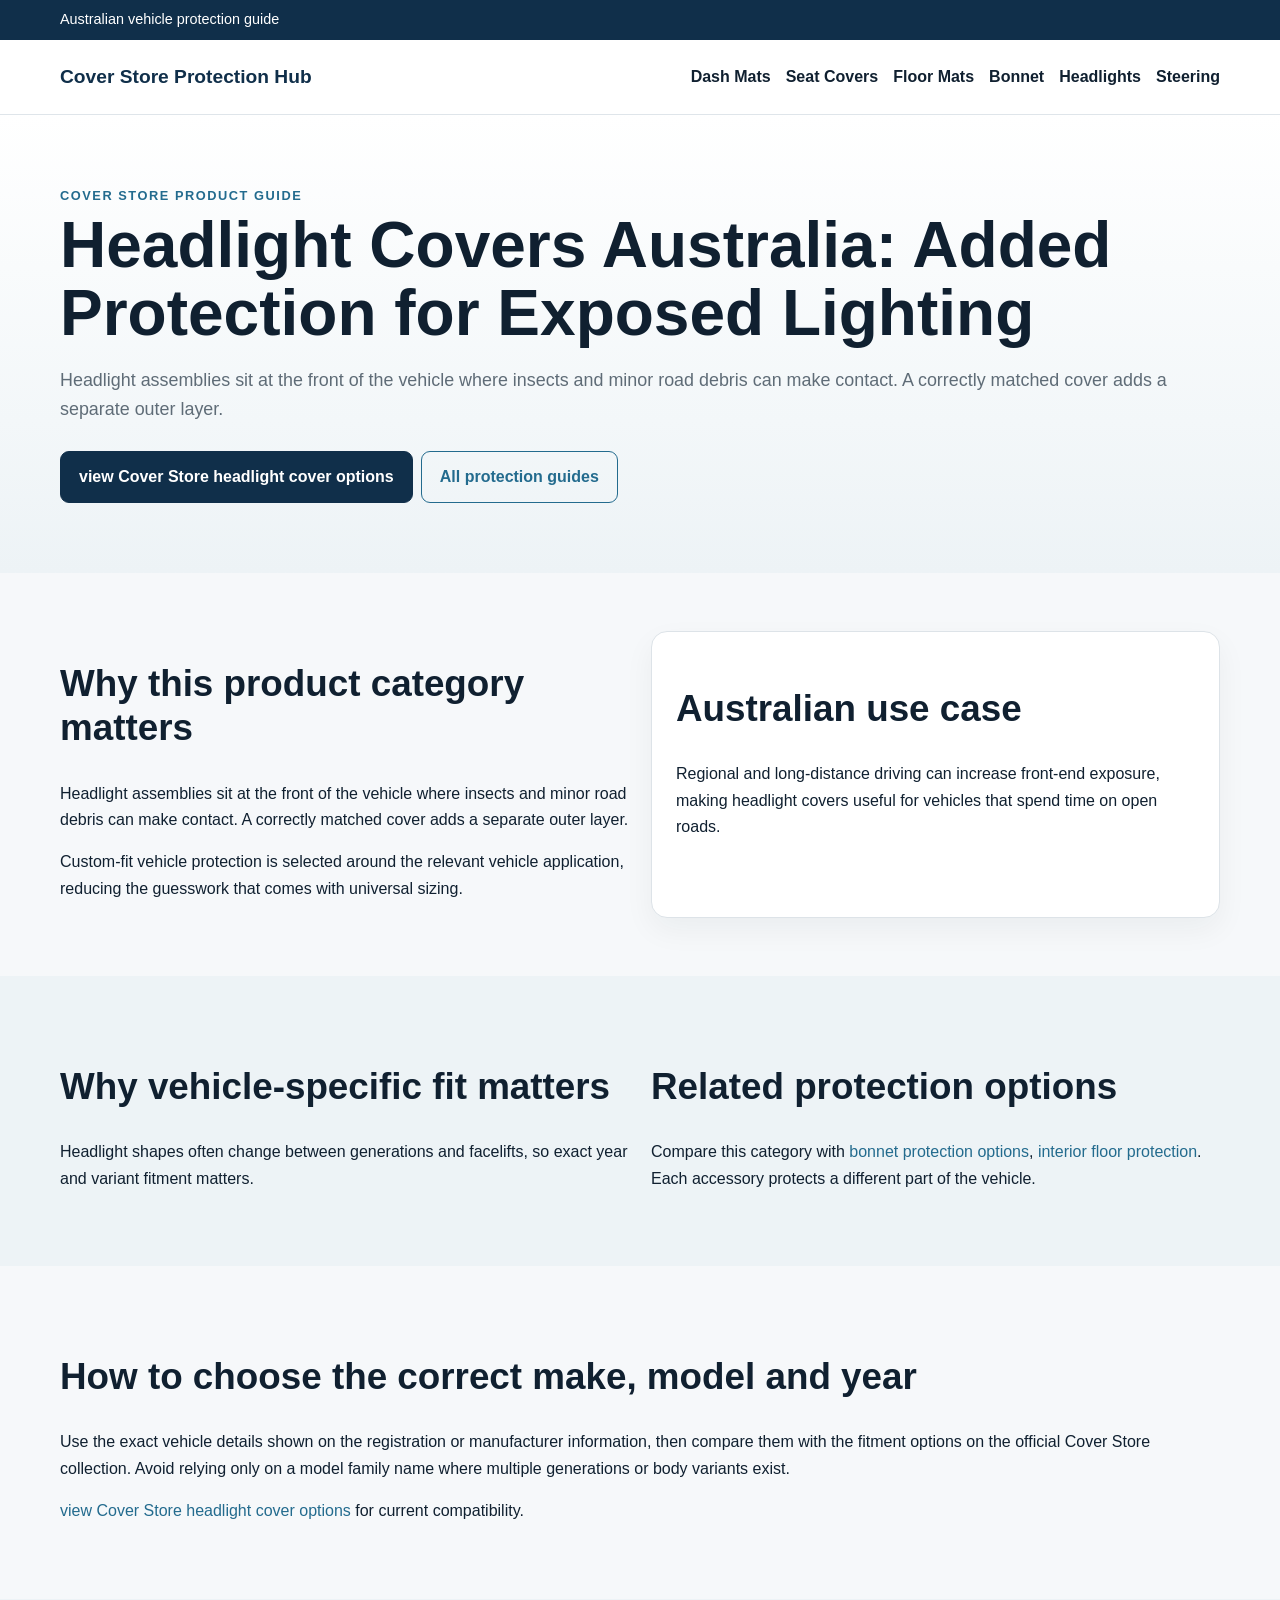
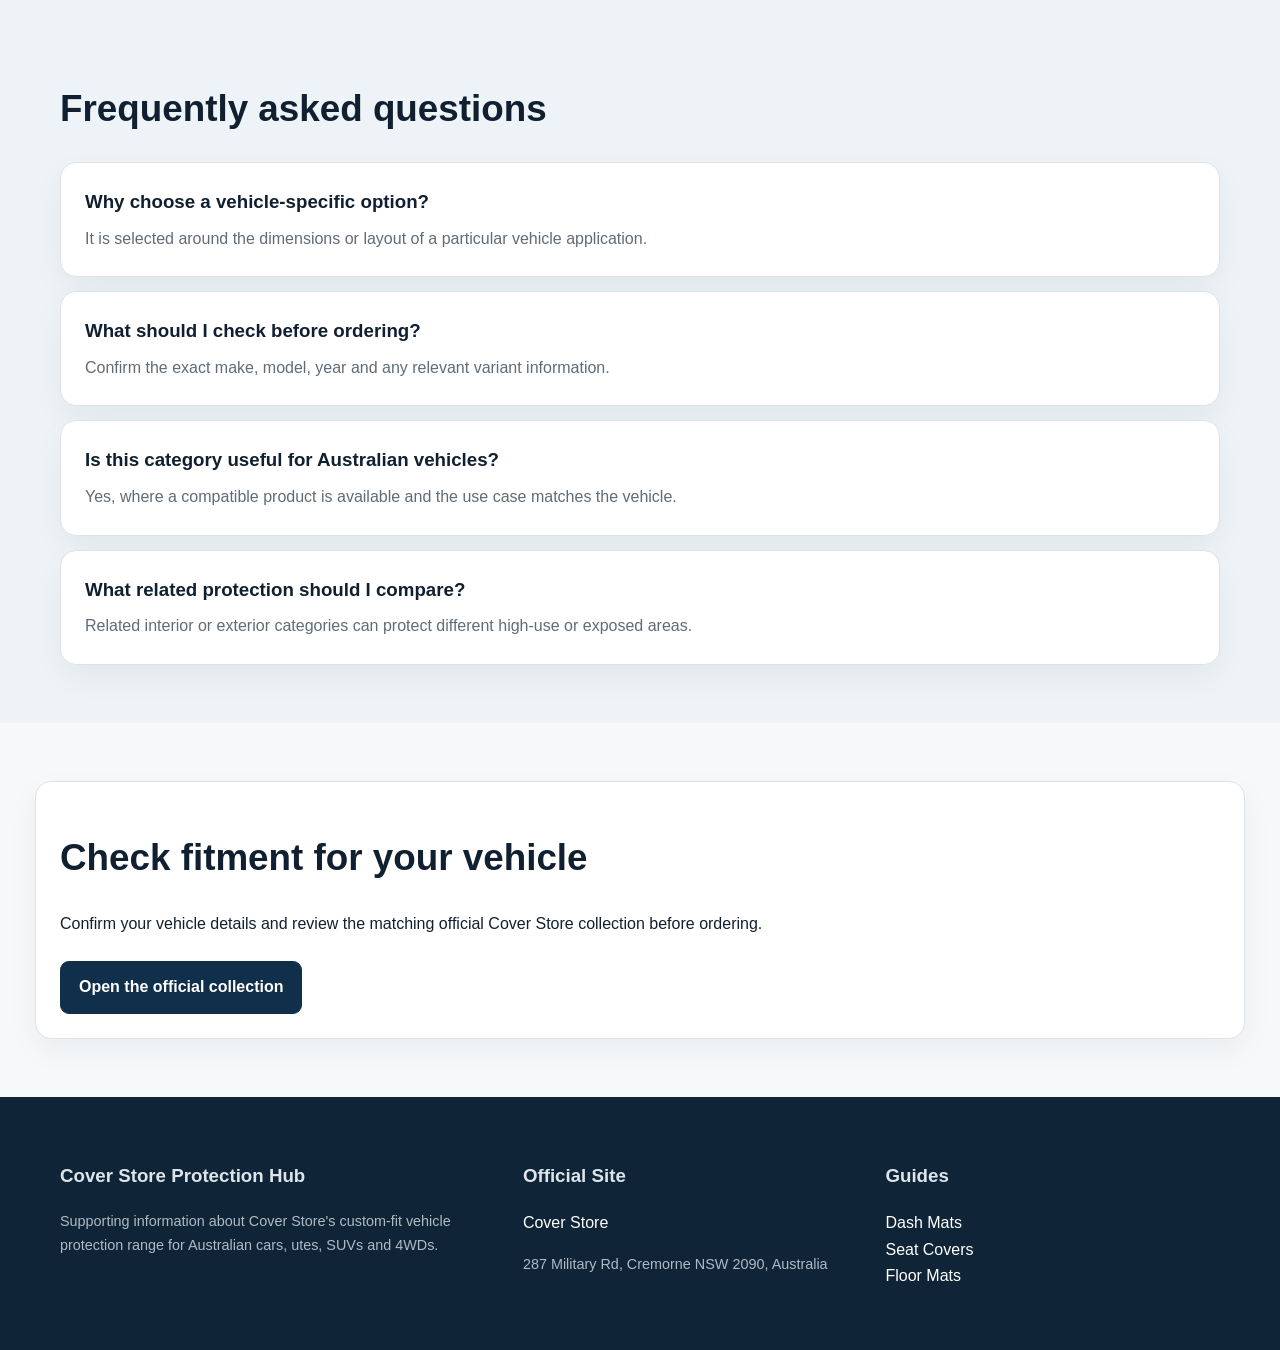
<file: headlight-covers.html>
<!doctype html><html lang="en-AU"><head><meta charset="utf-8"><meta name="viewport" content="width=device-width,initial-scale=1"><title>Headlight Covers Australia | Vehicle-Specific Protection Guide</title><meta name="description" content="Learn how headlight covers can add a protective layer for Australian cars, utes, SUVs and 4WDs."><link rel="canonical" href="https://coverstore.github.io/Cover-Store/headlight-covers.html"><meta property="og:type" content="website"><meta property="og:title" content="Headlight Covers Australia | Vehicle-Specific Protection Guide"><meta property="og:description" content="Learn how headlight covers can add a protective layer for Australian cars, utes, SUVs and 4WDs."><meta property="og:url" content="https://coverstore.github.io/Cover-Store/headlight-covers.html"><link rel="stylesheet" href="style.css"><script type="application/ld+json">{"@context": "https://schema.org", "@graph": [{"@type": "WebPage", "name": "Headlight Covers Australia | Vehicle-Specific Protection Guide", "url": "https://coverstore.github.io/Cover-Store/headlight-covers.html"}, {"@type": "FAQPage", "mainEntity": [{"@type": "Question", "name": "Why choose a vehicle-specific option?", "acceptedAnswer": {"@type": "Answer", "text": "It is selected around the dimensions or layout of a particular vehicle application."}}, {"@type": "Question", "name": "What should I check before ordering?", "acceptedAnswer": {"@type": "Answer", "text": "Confirm the exact make, model, year and any relevant variant information."}}, {"@type": "Question", "name": "Is this category useful for Australian vehicles?", "acceptedAnswer": {"@type": "Answer", "text": "Yes, where a compatible product is available and the use case matches the vehicle."}}, {"@type": "Question", "name": "What related protection should I compare?", "acceptedAnswer": {"@type": "Answer", "text": "Related interior or exterior categories can protect different high-use or exposed areas."}}]}]}</script></head><body><div class="topbar"><div class="wrap">Australian vehicle protection guide</div></div>
<header class="header"><div class="wrap header-inner"><a class="logo" href="index.html">Cover Store Protection Hub</a><nav class="nav"><a href="dash-mats.html">Dash Mats</a><a href="seat-covers.html">Seat Covers</a><a href="floor-mats.html">Floor Mats</a><a href="bonnet-protectors.html">Bonnet</a><a href="headlight-covers.html">Headlights</a><a href="steering-wheel-covers.html">Steering</a></nav></div></header><main><section class="hero"><div class="wrap"><div class="eyebrow">Cover Store Product Guide</div><h1>Headlight Covers Australia: Added Protection for Exposed Lighting</h1><p class="lead">Headlight assemblies sit at the front of the vehicle where insects and minor road debris can make contact. A correctly matched cover adds a separate outer layer.</p><a class="btn primary" href="https://coverstore.au/collections/Headlight-Covers">view Cover Store headlight cover options</a><a class="btn" href="index.html">All protection guides</a></div></section>
<section><div class="wrap grid-2"><div><h2>Why this product category matters</h2><p>Headlight assemblies sit at the front of the vehicle where insects and minor road debris can make contact. A correctly matched cover adds a separate outer layer.</p><p>Custom-fit vehicle protection is selected around the relevant vehicle application, reducing the guesswork that comes with universal sizing.</p></div><div class="panel"><h2>Australian use case</h2><p>Regional and long-distance driving can increase front-end exposure, making headlight covers useful for vehicles that spend time on open roads.</p></div></div></section>
<section class="alt"><div class="wrap grid-2"><div><h2>Why vehicle-specific fit matters</h2><p>Headlight shapes often change between generations and facelifts, so exact year and variant fitment matters.</p></div><div><h2>Related protection options</h2><p>Compare this category with <a href="bonnet-protectors.html">bonnet protection options</a>, <a href="floor-mats.html">interior floor protection</a>. Each accessory protects a different part of the vehicle.</p></div></div></section>
<section><div class="wrap"><h2>How to choose the correct make, model and year</h2><p>Use the exact vehicle details shown on the registration or manufacturer information, then compare them with the fitment options on the official Cover Store collection. Avoid relying only on a model family name where multiple generations or body variants exist.</p><p><a href="https://coverstore.au/collections/Headlight-Covers">view Cover Store headlight cover options</a> for current compatibility.</p></div></section>
<section class="alt"><div class="wrap"><h2>Frequently asked questions</h2><div class="faq"><div class="faq-item"><h3>Why choose a vehicle-specific option?</h3><p>It is selected around the dimensions or layout of a particular vehicle application.</p></div><div class="faq-item"><h3>What should I check before ordering?</h3><p>Confirm the exact make, model, year and any relevant variant information.</p></div><div class="faq-item"><h3>Is this category useful for Australian vehicles?</h3><p>Yes, where a compatible product is available and the use case matches the vehicle.</p></div><div class="faq-item"><h3>What related protection should I compare?</h3><p>Related interior or exterior categories can protect different high-use or exposed areas.</p></div></div></div></section>
<section><div class="wrap cta"><h2>Check fitment for your vehicle</h2><p>Confirm your vehicle details and review the matching official Cover Store collection before ordering.</p><a class="btn primary" href="https://coverstore.au/collections/Headlight-Covers">Open the official collection</a></div></section></main><footer class="footer"><div class="wrap footer-grid"><div><h3>Cover Store Protection Hub</h3><p class="small">Supporting information about Cover Store's custom-fit vehicle protection range for Australian cars, utes, SUVs and 4WDs.</p></div><div><h3>Official Site</h3><p><a href="https://coverstore.au/">Cover Store</a></p><p class="small">287 Military Rd, Cremorne NSW 2090, Australia</p></div><div><h3>Guides</h3><p><a href="dash-mats.html">Dash Mats</a><br><a href="seat-covers.html">Seat Covers</a><br><a href="floor-mats.html">Floor Mats</a></p></div></div></footer></body></html>
</file>
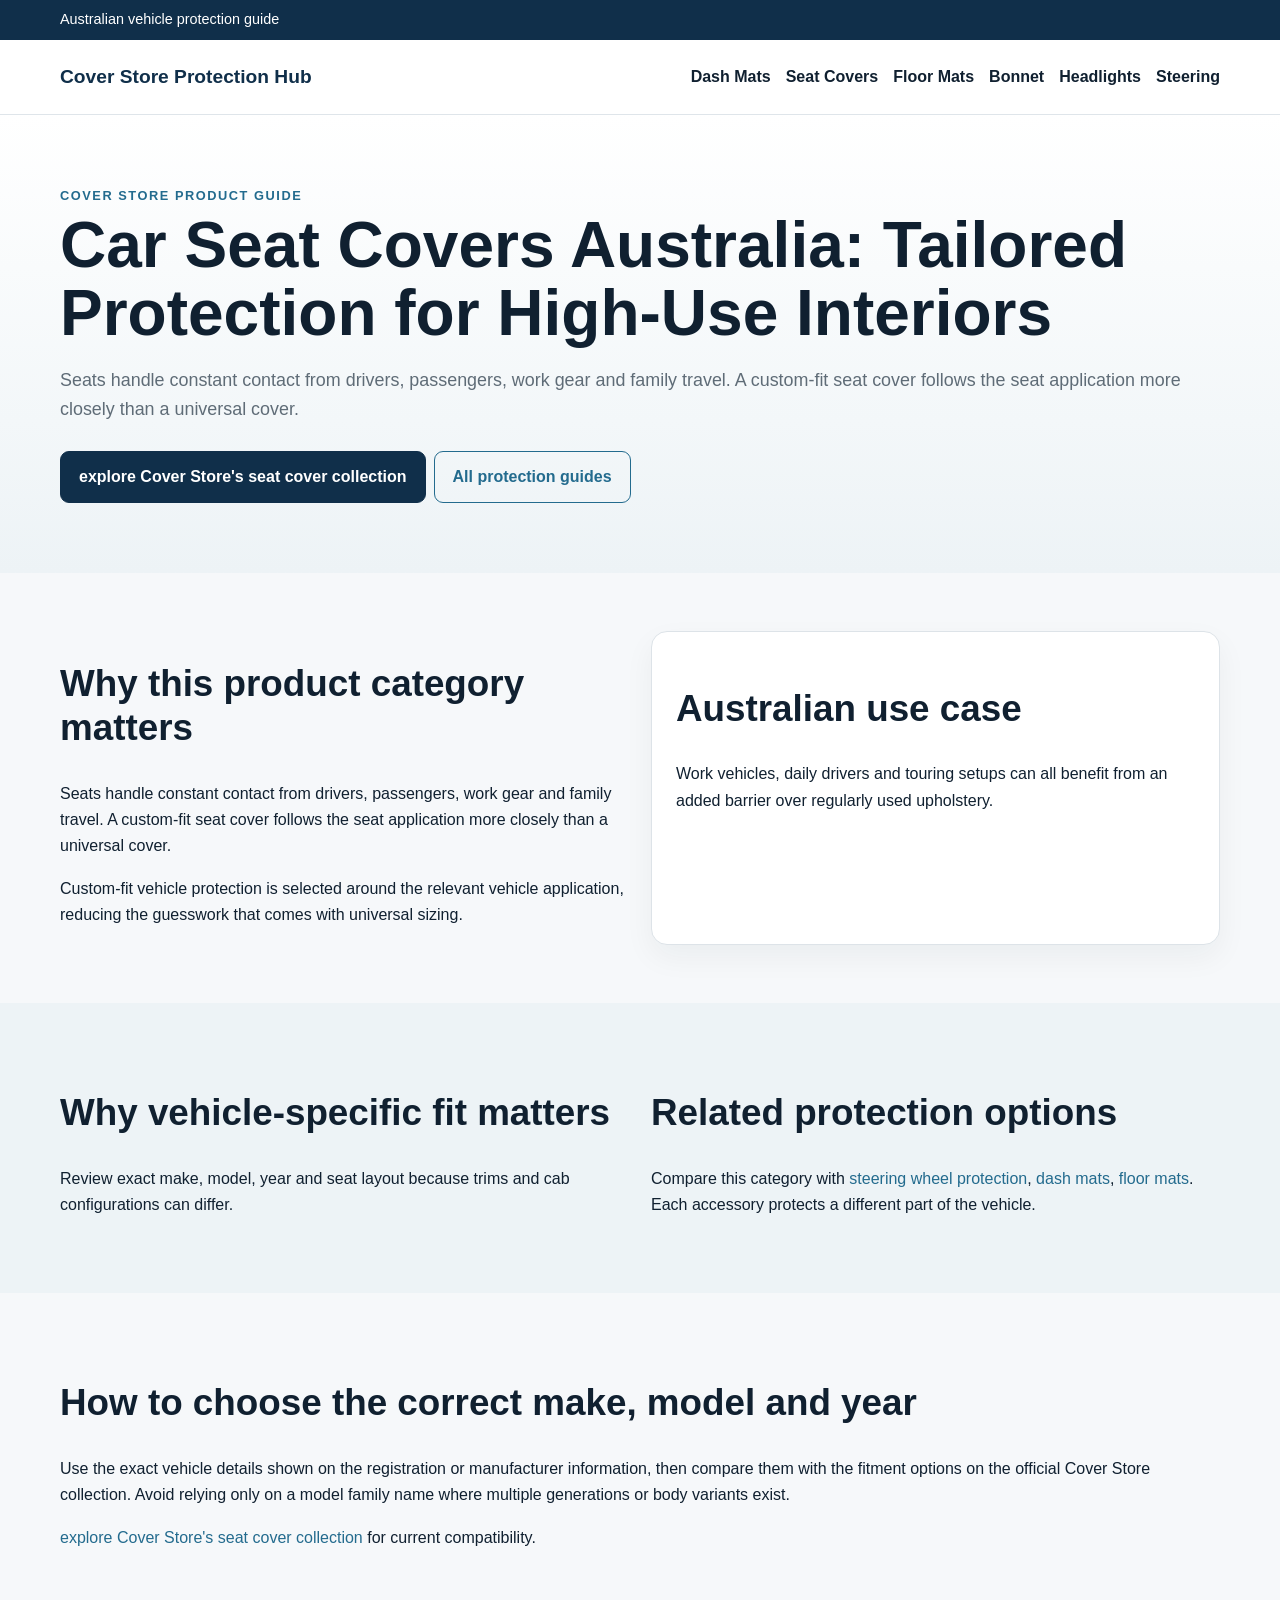
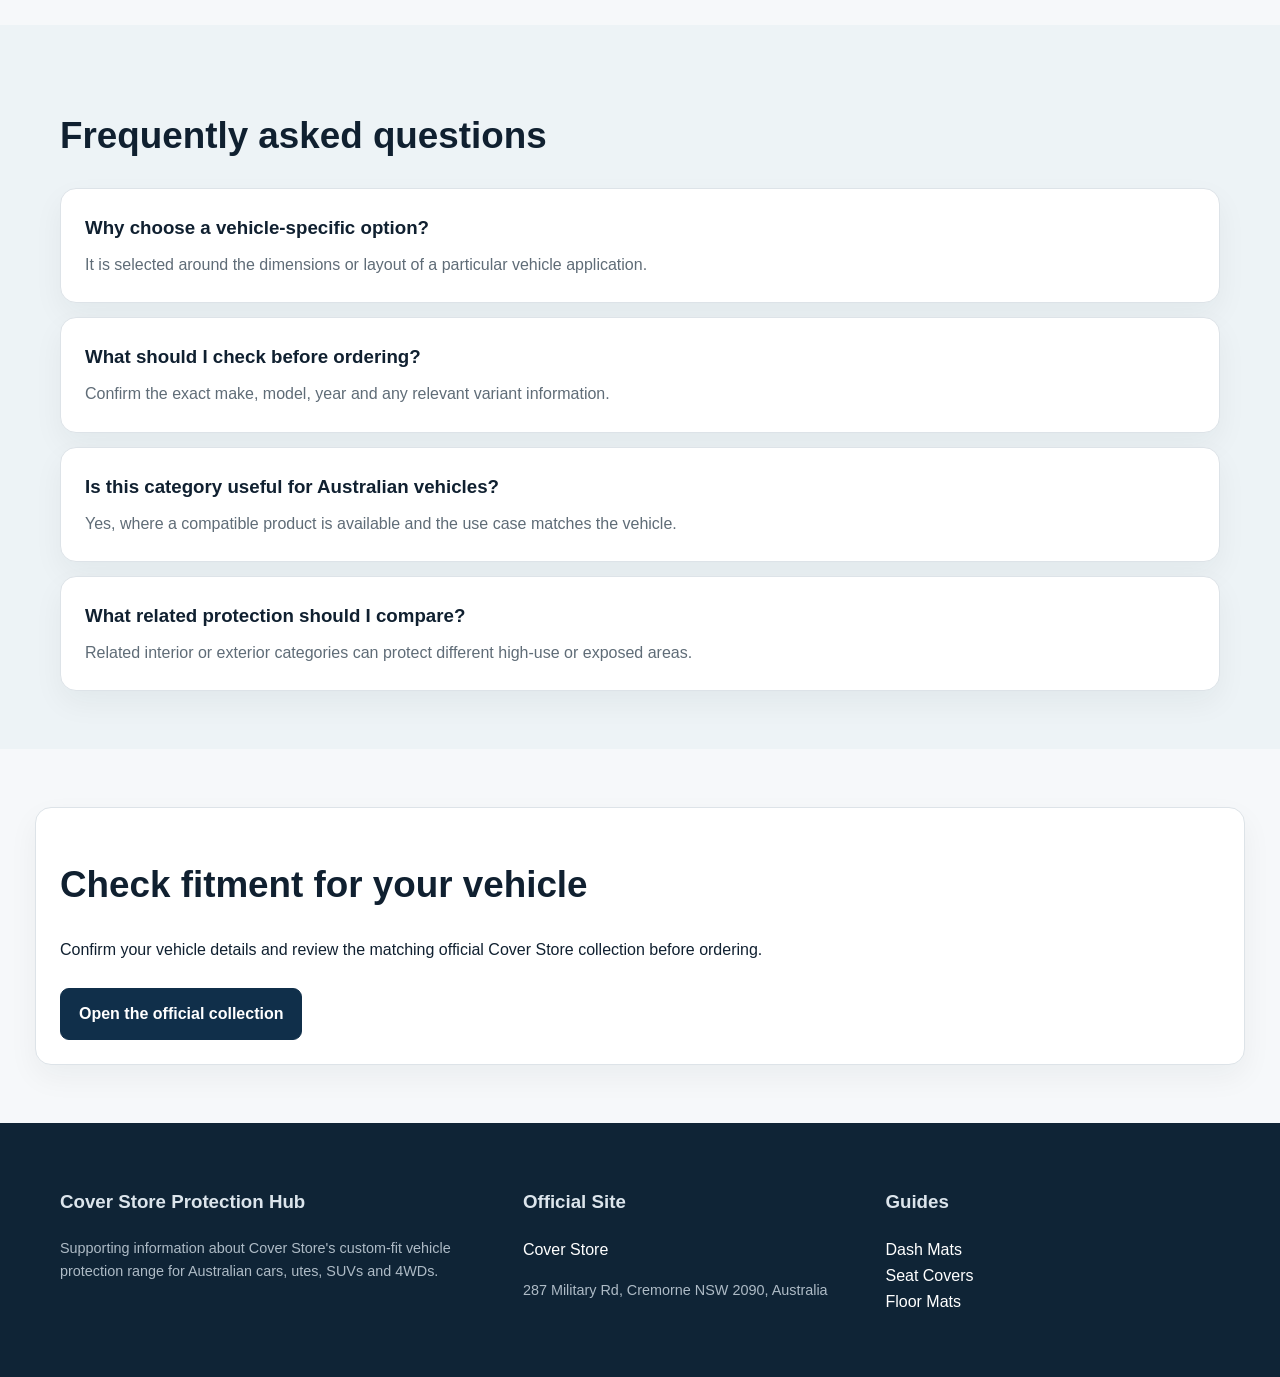
<file: seat-covers.html>
<!doctype html><html lang="en-AU"><head><meta charset="utf-8"><meta name="viewport" content="width=device-width,initial-scale=1"><title>Car Seat Covers Australia | Custom-Fit Protection Guide</title><meta name="description" content="Explore custom-fit car seat covers in Australia for family cars, utes, SUVs and 4WDs."><link rel="canonical" href="https://coverstore.github.io/Cover-Store/seat-covers.html"><meta property="og:type" content="website"><meta property="og:title" content="Car Seat Covers Australia | Custom-Fit Protection Guide"><meta property="og:description" content="Explore custom-fit car seat covers in Australia for family cars, utes, SUVs and 4WDs."><meta property="og:url" content="https://coverstore.github.io/Cover-Store/seat-covers.html"><link rel="stylesheet" href="style.css"><script type="application/ld+json">{"@context": "https://schema.org", "@graph": [{"@type": "WebPage", "name": "Car Seat Covers Australia | Custom-Fit Protection Guide", "url": "https://coverstore.github.io/Cover-Store/seat-covers.html"}, {"@type": "FAQPage", "mainEntity": [{"@type": "Question", "name": "Why choose a vehicle-specific option?", "acceptedAnswer": {"@type": "Answer", "text": "It is selected around the dimensions or layout of a particular vehicle application."}}, {"@type": "Question", "name": "What should I check before ordering?", "acceptedAnswer": {"@type": "Answer", "text": "Confirm the exact make, model, year and any relevant variant information."}}, {"@type": "Question", "name": "Is this category useful for Australian vehicles?", "acceptedAnswer": {"@type": "Answer", "text": "Yes, where a compatible product is available and the use case matches the vehicle."}}, {"@type": "Question", "name": "What related protection should I compare?", "acceptedAnswer": {"@type": "Answer", "text": "Related interior or exterior categories can protect different high-use or exposed areas."}}]}]}</script></head><body><div class="topbar"><div class="wrap">Australian vehicle protection guide</div></div>
<header class="header"><div class="wrap header-inner"><a class="logo" href="index.html">Cover Store Protection Hub</a><nav class="nav"><a href="dash-mats.html">Dash Mats</a><a href="seat-covers.html">Seat Covers</a><a href="floor-mats.html">Floor Mats</a><a href="bonnet-protectors.html">Bonnet</a><a href="headlight-covers.html">Headlights</a><a href="steering-wheel-covers.html">Steering</a></nav></div></header><main><section class="hero"><div class="wrap"><div class="eyebrow">Cover Store Product Guide</div><h1>Car Seat Covers Australia: Tailored Protection for High-Use Interiors</h1><p class="lead">Seats handle constant contact from drivers, passengers, work gear and family travel. A custom-fit seat cover follows the seat application more closely than a universal cover.</p><a class="btn primary" href="https://coverstore.au/collections/Seat-Covers">explore Cover Store's seat cover collection</a><a class="btn" href="index.html">All protection guides</a></div></section>
<section><div class="wrap grid-2"><div><h2>Why this product category matters</h2><p>Seats handle constant contact from drivers, passengers, work gear and family travel. A custom-fit seat cover follows the seat application more closely than a universal cover.</p><p>Custom-fit vehicle protection is selected around the relevant vehicle application, reducing the guesswork that comes with universal sizing.</p></div><div class="panel"><h2>Australian use case</h2><p>Work vehicles, daily drivers and touring setups can all benefit from an added barrier over regularly used upholstery.</p></div></div></section>
<section class="alt"><div class="wrap grid-2"><div><h2>Why vehicle-specific fit matters</h2><p>Review exact make, model, year and seat layout because trims and cab configurations can differ.</p></div><div><h2>Related protection options</h2><p>Compare this category with <a href="steering-wheel-covers.html">steering wheel protection</a>, <a href="dash-mats.html">dash mats</a>, <a href="floor-mats.html">floor mats</a>. Each accessory protects a different part of the vehicle.</p></div></div></section>
<section><div class="wrap"><h2>How to choose the correct make, model and year</h2><p>Use the exact vehicle details shown on the registration or manufacturer information, then compare them with the fitment options on the official Cover Store collection. Avoid relying only on a model family name where multiple generations or body variants exist.</p><p><a href="https://coverstore.au/collections/Seat-Covers">explore Cover Store's seat cover collection</a> for current compatibility.</p></div></section>
<section class="alt"><div class="wrap"><h2>Frequently asked questions</h2><div class="faq"><div class="faq-item"><h3>Why choose a vehicle-specific option?</h3><p>It is selected around the dimensions or layout of a particular vehicle application.</p></div><div class="faq-item"><h3>What should I check before ordering?</h3><p>Confirm the exact make, model, year and any relevant variant information.</p></div><div class="faq-item"><h3>Is this category useful for Australian vehicles?</h3><p>Yes, where a compatible product is available and the use case matches the vehicle.</p></div><div class="faq-item"><h3>What related protection should I compare?</h3><p>Related interior or exterior categories can protect different high-use or exposed areas.</p></div></div></div></section>
<section><div class="wrap cta"><h2>Check fitment for your vehicle</h2><p>Confirm your vehicle details and review the matching official Cover Store collection before ordering.</p><a class="btn primary" href="https://coverstore.au/collections/Seat-Covers">Open the official collection</a></div></section></main><footer class="footer"><div class="wrap footer-grid"><div><h3>Cover Store Protection Hub</h3><p class="small">Supporting information about Cover Store's custom-fit vehicle protection range for Australian cars, utes, SUVs and 4WDs.</p></div><div><h3>Official Site</h3><p><a href="https://coverstore.au/">Cover Store</a></p><p class="small">287 Military Rd, Cremorne NSW 2090, Australia</p></div><div><h3>Guides</h3><p><a href="dash-mats.html">Dash Mats</a><br><a href="seat-covers.html">Seat Covers</a><br><a href="floor-mats.html">Floor Mats</a></p></div></div></footer></body></html>
</file>
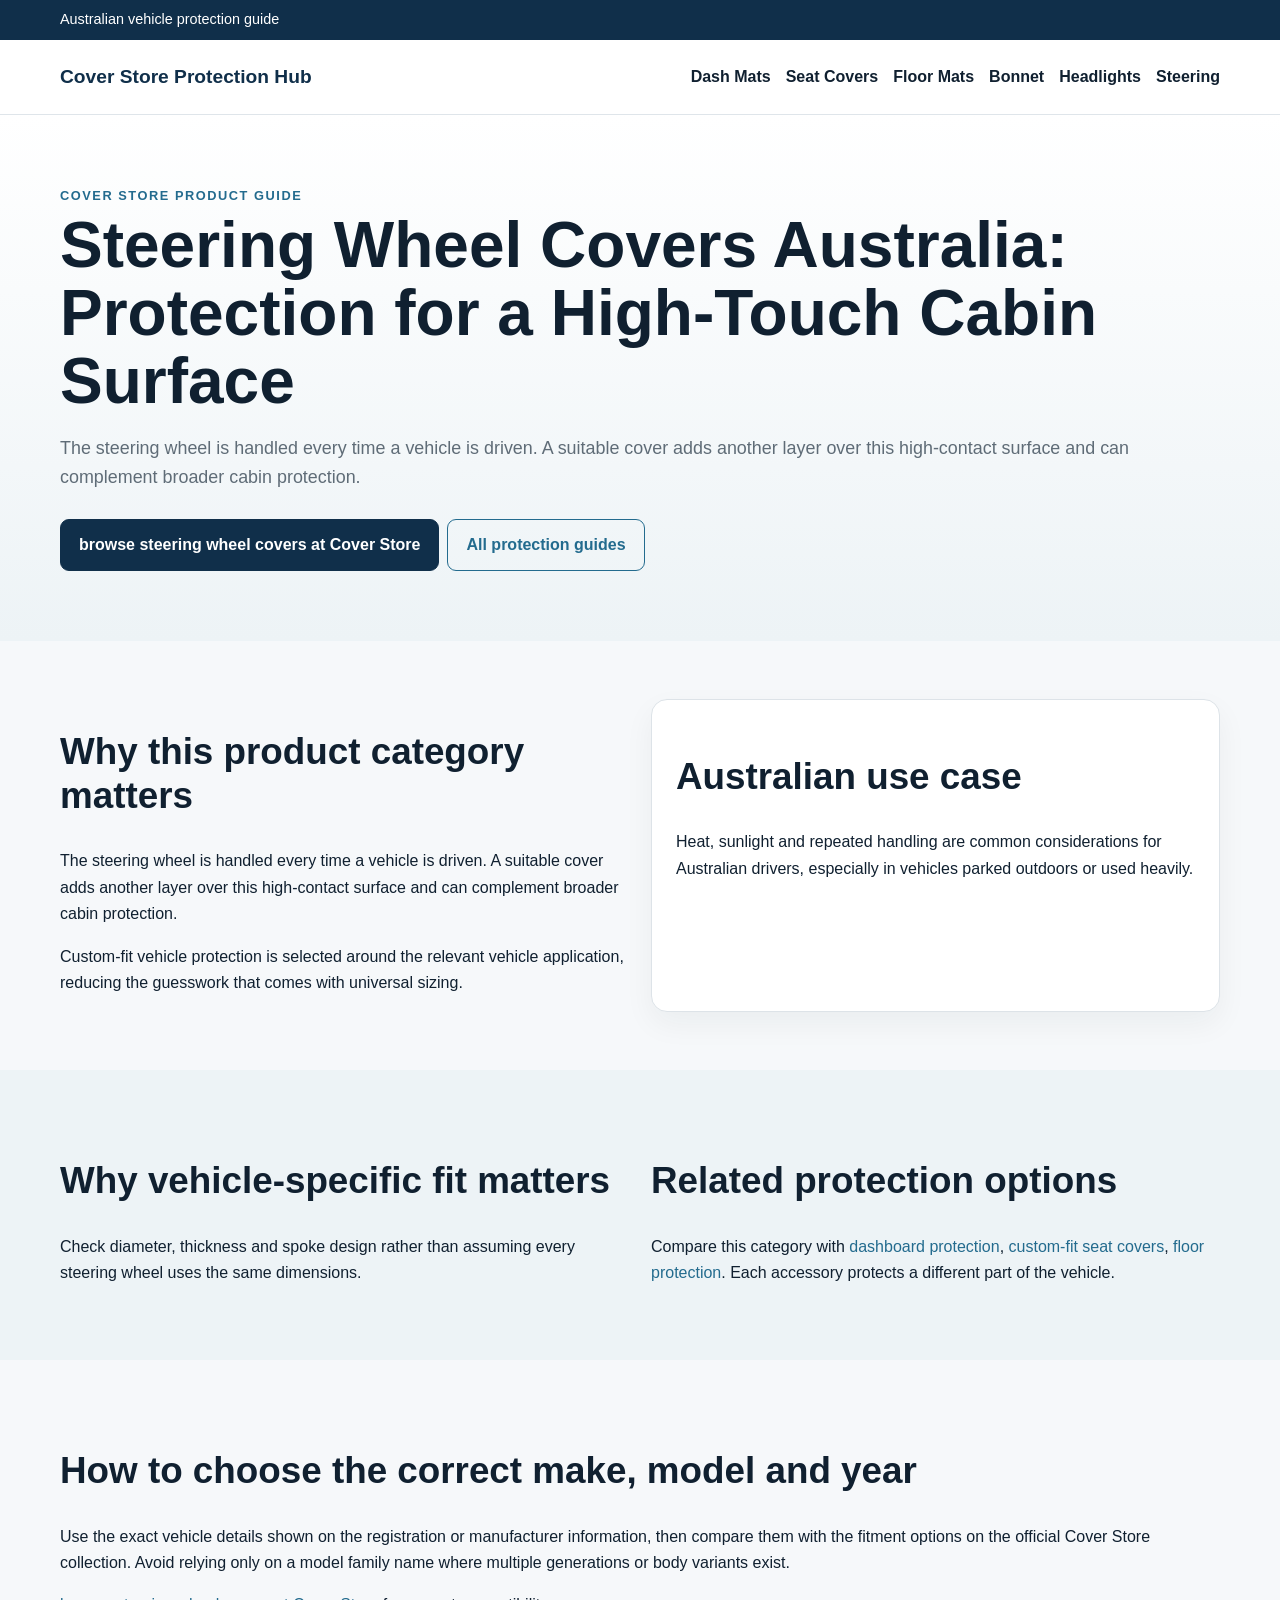
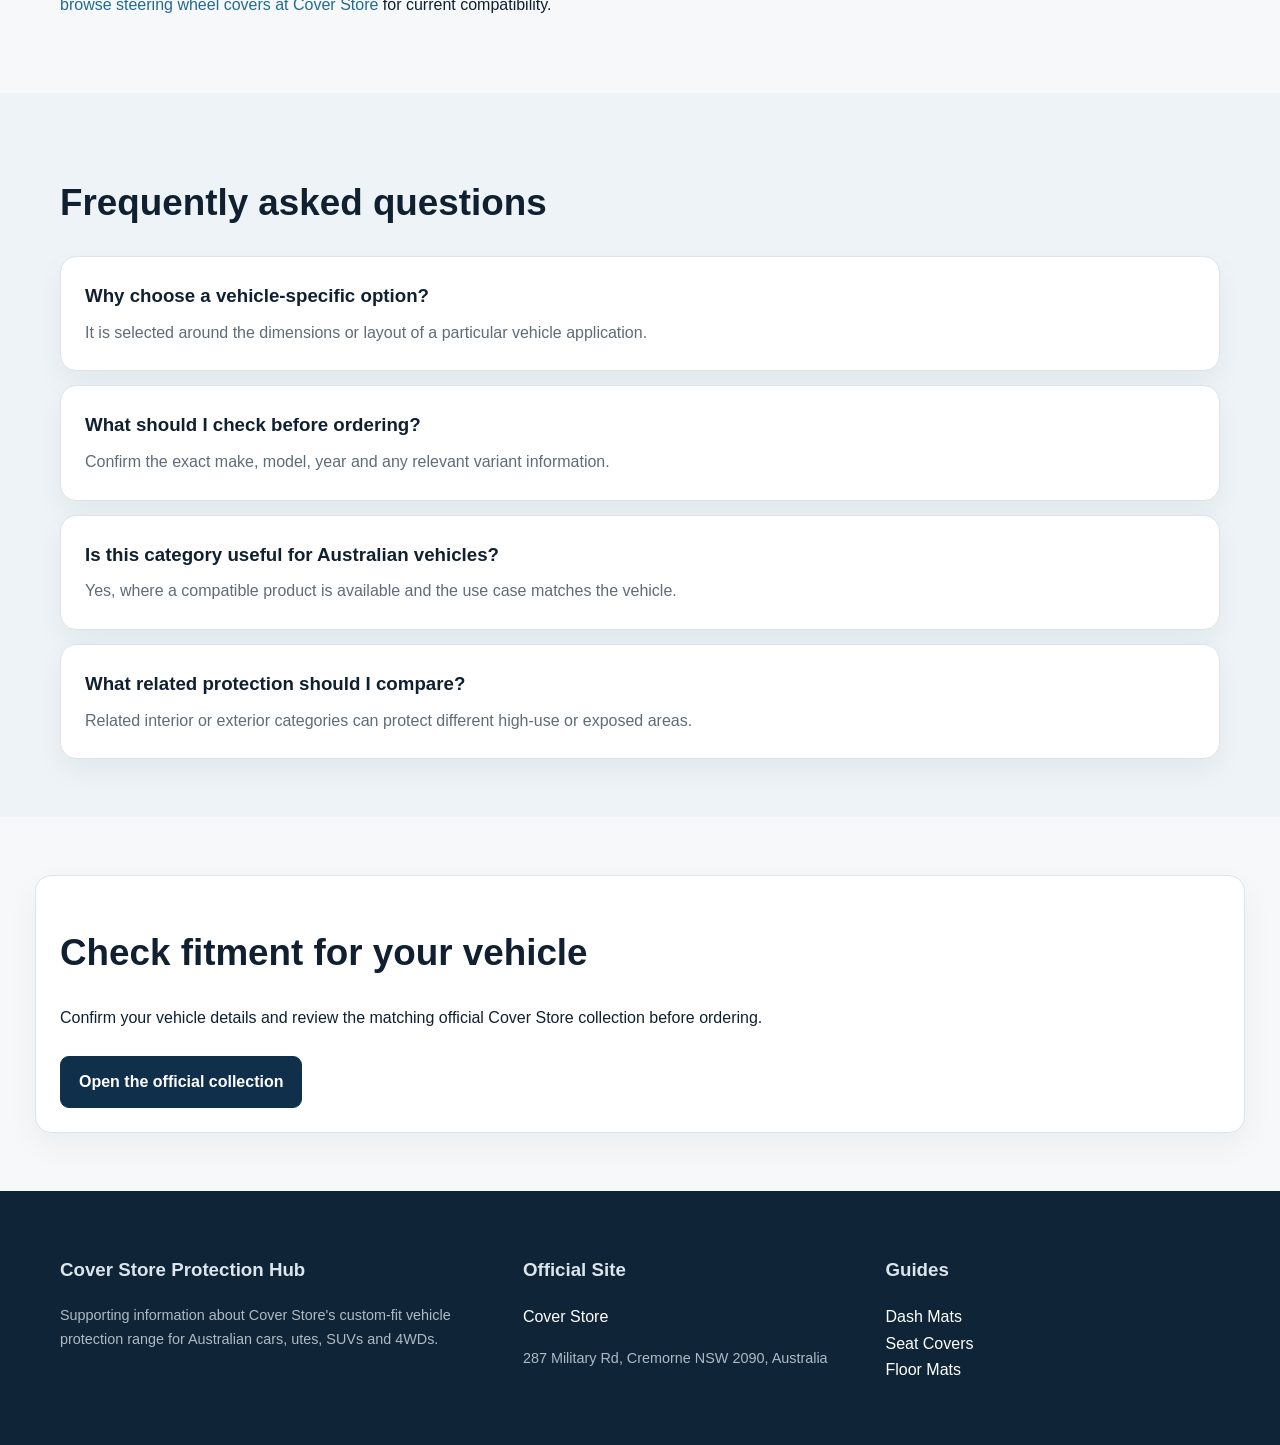
<file: steering-wheel-covers.html>
<!doctype html><html lang="en-AU"><head><meta charset="utf-8"><meta name="viewport" content="width=device-width,initial-scale=1"><title>Steering Wheel Covers Australia | Interior Protection Guide</title><meta name="description" content="Learn what to consider when choosing steering wheel covers in Australia and how they complement other interior protection accessories."><link rel="canonical" href="https://coverstore.github.io/Cover-Store/steering-wheel-covers.html"><meta property="og:type" content="website"><meta property="og:title" content="Steering Wheel Covers Australia | Interior Protection Guide"><meta property="og:description" content="Learn what to consider when choosing steering wheel covers in Australia and how they complement other interior protection accessories."><meta property="og:url" content="https://coverstore.github.io/Cover-Store/steering-wheel-covers.html"><link rel="stylesheet" href="style.css"><script type="application/ld+json">{"@context": "https://schema.org", "@graph": [{"@type": "WebPage", "name": "Steering Wheel Covers Australia | Interior Protection Guide", "url": "https://coverstore.github.io/Cover-Store/steering-wheel-covers.html"}, {"@type": "FAQPage", "mainEntity": [{"@type": "Question", "name": "Why choose a vehicle-specific option?", "acceptedAnswer": {"@type": "Answer", "text": "It is selected around the dimensions or layout of a particular vehicle application."}}, {"@type": "Question", "name": "What should I check before ordering?", "acceptedAnswer": {"@type": "Answer", "text": "Confirm the exact make, model, year and any relevant variant information."}}, {"@type": "Question", "name": "Is this category useful for Australian vehicles?", "acceptedAnswer": {"@type": "Answer", "text": "Yes, where a compatible product is available and the use case matches the vehicle."}}, {"@type": "Question", "name": "What related protection should I compare?", "acceptedAnswer": {"@type": "Answer", "text": "Related interior or exterior categories can protect different high-use or exposed areas."}}]}]}</script></head><body><div class="topbar"><div class="wrap">Australian vehicle protection guide</div></div>
<header class="header"><div class="wrap header-inner"><a class="logo" href="index.html">Cover Store Protection Hub</a><nav class="nav"><a href="dash-mats.html">Dash Mats</a><a href="seat-covers.html">Seat Covers</a><a href="floor-mats.html">Floor Mats</a><a href="bonnet-protectors.html">Bonnet</a><a href="headlight-covers.html">Headlights</a><a href="steering-wheel-covers.html">Steering</a></nav></div></header><main><section class="hero"><div class="wrap"><div class="eyebrow">Cover Store Product Guide</div><h1>Steering Wheel Covers Australia: Protection for a High-Touch Cabin Surface</h1><p class="lead">The steering wheel is handled every time a vehicle is driven. A suitable cover adds another layer over this high-contact surface and can complement broader cabin protection.</p><a class="btn primary" href="https://coverstore.au/collections/steering-wheel-covers">browse steering wheel covers at Cover Store</a><a class="btn" href="index.html">All protection guides</a></div></section>
<section><div class="wrap grid-2"><div><h2>Why this product category matters</h2><p>The steering wheel is handled every time a vehicle is driven. A suitable cover adds another layer over this high-contact surface and can complement broader cabin protection.</p><p>Custom-fit vehicle protection is selected around the relevant vehicle application, reducing the guesswork that comes with universal sizing.</p></div><div class="panel"><h2>Australian use case</h2><p>Heat, sunlight and repeated handling are common considerations for Australian drivers, especially in vehicles parked outdoors or used heavily.</p></div></div></section>
<section class="alt"><div class="wrap grid-2"><div><h2>Why vehicle-specific fit matters</h2><p>Check diameter, thickness and spoke design rather than assuming every steering wheel uses the same dimensions.</p></div><div><h2>Related protection options</h2><p>Compare this category with <a href="dash-mats.html">dashboard protection</a>, <a href="seat-covers.html">custom-fit seat covers</a>, <a href="floor-mats.html">floor protection</a>. Each accessory protects a different part of the vehicle.</p></div></div></section>
<section><div class="wrap"><h2>How to choose the correct make, model and year</h2><p>Use the exact vehicle details shown on the registration or manufacturer information, then compare them with the fitment options on the official Cover Store collection. Avoid relying only on a model family name where multiple generations or body variants exist.</p><p><a href="https://coverstore.au/collections/steering-wheel-covers">browse steering wheel covers at Cover Store</a> for current compatibility.</p></div></section>
<section class="alt"><div class="wrap"><h2>Frequently asked questions</h2><div class="faq"><div class="faq-item"><h3>Why choose a vehicle-specific option?</h3><p>It is selected around the dimensions or layout of a particular vehicle application.</p></div><div class="faq-item"><h3>What should I check before ordering?</h3><p>Confirm the exact make, model, year and any relevant variant information.</p></div><div class="faq-item"><h3>Is this category useful for Australian vehicles?</h3><p>Yes, where a compatible product is available and the use case matches the vehicle.</p></div><div class="faq-item"><h3>What related protection should I compare?</h3><p>Related interior or exterior categories can protect different high-use or exposed areas.</p></div></div></div></section>
<section><div class="wrap cta"><h2>Check fitment for your vehicle</h2><p>Confirm your vehicle details and review the matching official Cover Store collection before ordering.</p><a class="btn primary" href="https://coverstore.au/collections/steering-wheel-covers">Open the official collection</a></div></section></main><footer class="footer"><div class="wrap footer-grid"><div><h3>Cover Store Protection Hub</h3><p class="small">Supporting information about Cover Store's custom-fit vehicle protection range for Australian cars, utes, SUVs and 4WDs.</p></div><div><h3>Official Site</h3><p><a href="https://coverstore.au/">Cover Store</a></p><p class="small">287 Military Rd, Cremorne NSW 2090, Australia</p></div><div><h3>Guides</h3><p><a href="dash-mats.html">Dash Mats</a><br><a href="seat-covers.html">Seat Covers</a><br><a href="floor-mats.html">Floor Mats</a></p></div></div></footer></body></html>
</file>
<file: style.css>
body{margin:0;font-family:Arial,Helvetica,sans-serif;background:#f6f8fa;color:#102030;line-height:1.65}a{color:#236b8e;text-decoration:none}a:hover{text-decoration:underline}.wrap{width:min(92%,1160px);margin:auto}.topbar{background:#102f4a;color:#fff;padding:8px 0;font-size:.9rem}.header{background:#fff;border-bottom:1px solid #dfe5ea}.header-inner{min-height:74px;display:flex;align-items:center;justify-content:space-between;gap:22px}.logo{font-size:1.2rem;font-weight:800;color:#102f4a}.nav{display:flex;gap:15px;flex-wrap:wrap}.nav a{color:#102030;font-weight:700}.hero{padding:70px 0;background:linear-gradient(#fff,#edf3f6)}.hero-grid{display:grid;grid-template-columns:1.2fr .8fr;gap:36px;align-items:center}.eyebrow{text-transform:uppercase;letter-spacing:.12em;font-size:.8rem;font-weight:800;color:#236b8e}h1{font-size:clamp(2.2rem,5vw,4.1rem);line-height:1.06;margin:.4rem 0 1rem}h2{font-size:clamp(1.5rem,3vw,2.3rem);line-height:1.2}.lead{font-size:1.12rem;color:#5f6c77}.panel,.card,.faq-item,.cta{background:#fff;border:1px solid #dde3e8;border-radius:16px;padding:24px;box-shadow:0 12px 30px rgba(16,32,48,.05)}.btn{display:inline-block;padding:12px 18px;border-radius:9px;font-weight:800;margin:8px 8px 0 0;border:1px solid #236b8e}.primary{background:#102f4a;color:#fff;border-color:#102f4a}section{padding:58px 0}.alt{background:#edf3f6}.grid-3{display:grid;grid-template-columns:repeat(3,1fr);gap:18px}.grid-2{display:grid;grid-template-columns:repeat(2,1fr);gap:22px}.faq{display:grid;gap:14px}.faq-item h3{margin:0 0 8px}.faq-item p{margin:0;color:#5f6c77}.footer{background:#0f2436;color:#dce5ec;padding:45px 0}.footer-grid{display:grid;grid-template-columns:1.3fr 1fr 1fr;gap:28px}.footer a{color:#fff}.small{font-size:.9rem;color:#aebbc6}@media(max-width:900px){.hero-grid,.grid-3,.grid-2,.footer-grid{grid-template-columns:1fr}.header-inner{flex-direction:column;align-items:flex-start;padding:14px 0}}
</file>
